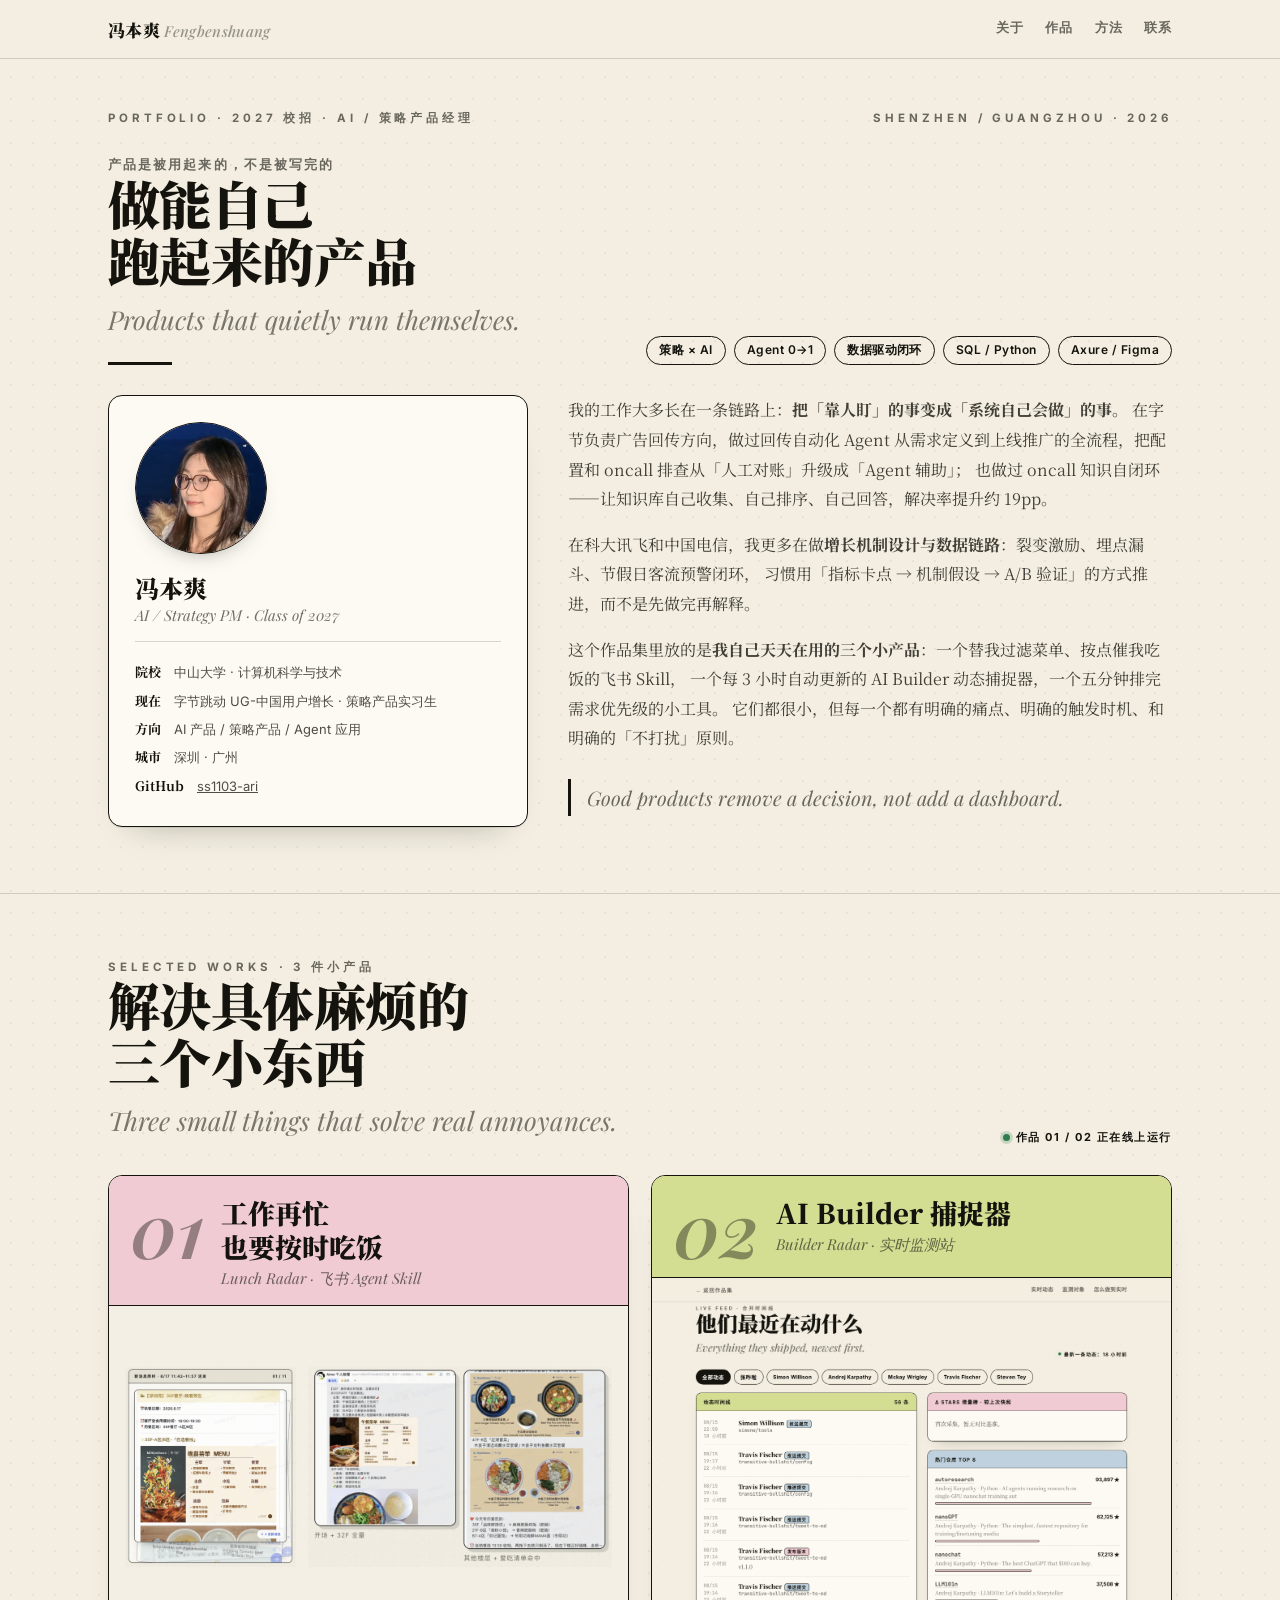
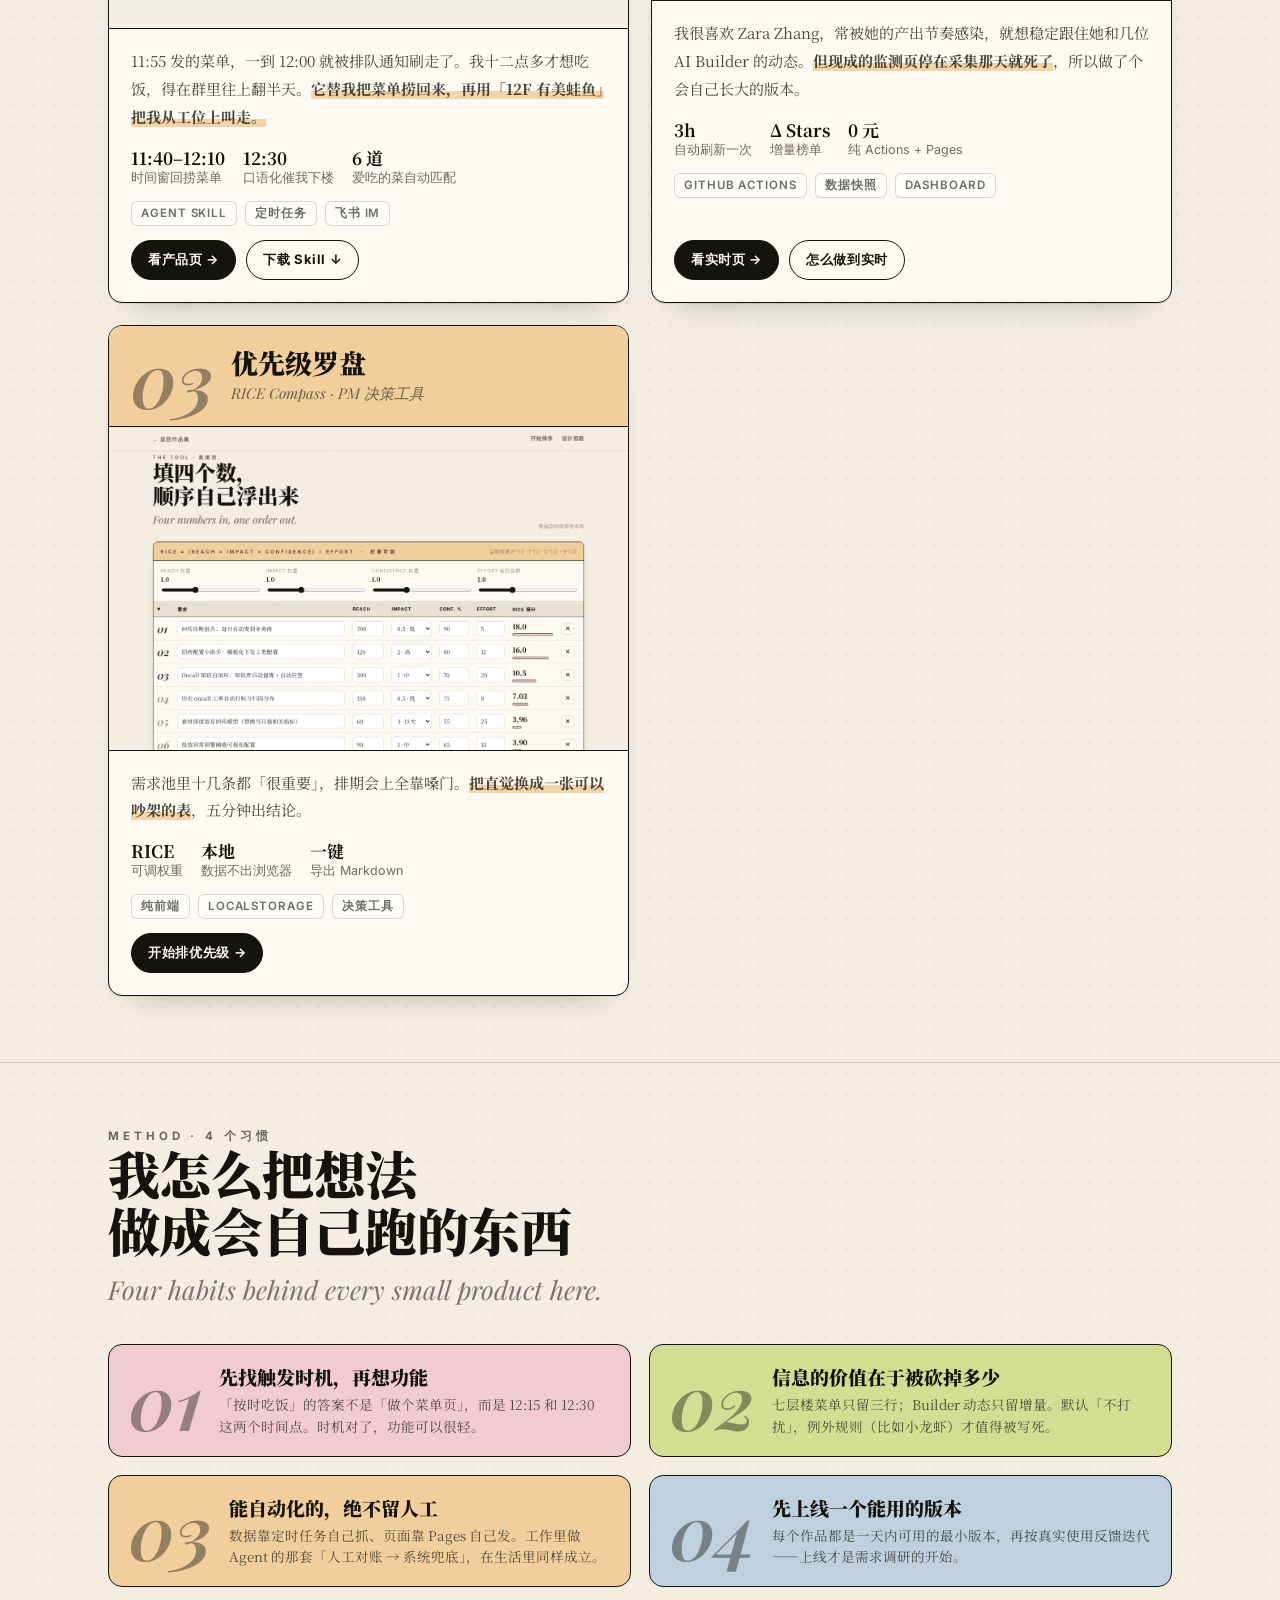
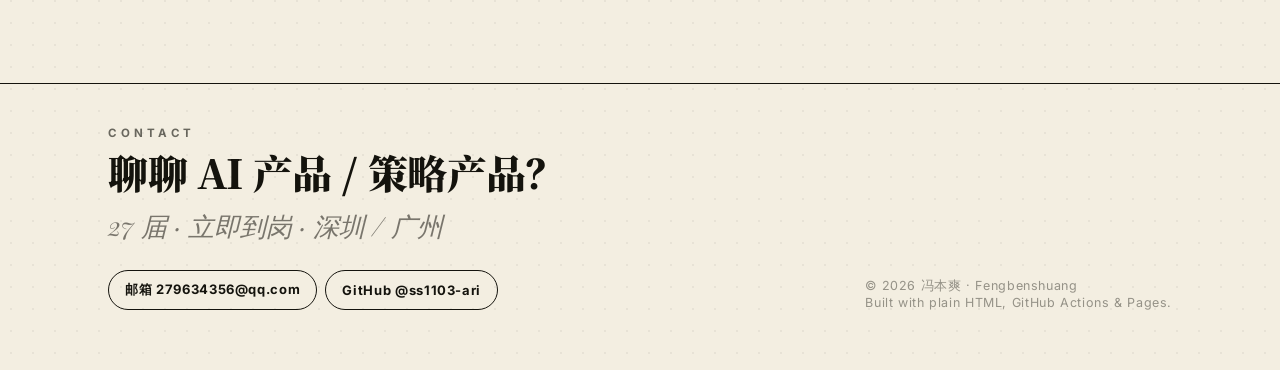
<file: index.html>
<!DOCTYPE html>
<html lang="zh-CN">
<head>
<meta charset="UTF-8" />
<meta name="viewport" content="width=device-width, initial-scale=1" />
<title>冯本爽 · 作品集 | AI / 策略产品经理</title>
<meta name="description" content="冯本爽（Fengbenshuang）个人作品集：AI / 策略产品经理，27 届。做能自己跑起来的小产品——按时吃饭 Skill、AI Builder 捕捉器、RICE 优先级罗盘。" />
<link rel="stylesheet" href="assets/style.css" />
<link rel="icon" href="data:image/svg+xml,<svg xmlns='http://www.w3.org/2000/svg' viewBox='0 0 100 100'><rect width='100' height='100' fill='%23F3EEE1'/><text y='74' x='50' font-size='68' font-family='serif' font-weight='900' text-anchor='middle' fill='%2314130D'>爽</text></svg>" />
<style>
  .hero { padding: 76px 0 24px; }
  .hero-top { display: flex; justify-content: space-between; align-items: flex-start; gap: 20px; flex-wrap: wrap; }
  .hero-grid { display: grid; grid-template-columns: 1.35fr .65fr; gap: 34px; align-items: end; margin-top: 34px; }
  .stats { display: grid; grid-template-columns: repeat(4, 1fr); gap: 0; border-top: 1.5px solid var(--ink); border-bottom: 1.5px solid var(--ink); margin-top: 46px; }
  .stat { padding: 20px 18px; border-right: 1px solid var(--line); }
  .stat:last-child { border-right: 0; }
  .stat b { display: block; font-size: clamp(24px, 3.2vw, 36px); font-weight: 900; line-height: 1; }
  .stat span { font-family: "Inter", sans-serif; font-size: 11.5px; letter-spacing: .12em; text-transform: uppercase; color: var(--ink-40); display: block; margin-top: 9px; }
  .about { display: grid; grid-template-columns: .82fr 1.18fr; gap: 40px; }
  .id-card { padding: 26px; display: flex; flex-direction: column; gap: 16px; }
  .avatar { width: 132px; height: 132px; border: 1.5px solid var(--ink); border-radius: 50%; object-fit: cover; object-position: center 22%; background: var(--pink); box-shadow: 0 10px 24px -18px rgba(20,19,13,.7); }
  .id-list { font-family: "Inter", sans-serif; font-size: 13px; line-height: 2.1; color: rgba(20,19,13,.75); }
  .id-list b { font-family: "Noto Serif SC", serif; color: var(--ink); }
  .quote { font-family: "Playfair Display", serif; font-style: italic; font-size: 20px; color: rgba(20,19,13,.62); border-left: 3px solid var(--ink); padding-left: 16px; margin: 26px 0 0; }
  .cover-svg { width: 100%; aspect-ratio: 16/10; display: block; border-top: 1.5px solid var(--ink); border-bottom: 1.5px solid var(--ink); }
  .live { display: inline-flex; align-items: center; gap: 6px; font-family: "Inter", sans-serif; font-size: 11px; font-weight: 700; letter-spacing: .14em; text-transform: uppercase; }
  .dot { width: 7px; height: 7px; border-radius: 50%; background: #2f7d4f; box-shadow: 0 0 0 3px rgba(47,125,79,.22); animation: pulse 1.8s infinite; }
  @keyframes pulse { 50% { box-shadow: 0 0 0 7px rgba(47,125,79,0); } }
  @media (max-width: 860px) { .hero-grid, .about { grid-template-columns: 1fr; } .stats { grid-template-columns: repeat(2, 1fr); } }
</style>
</head>
<body>

<nav class="nav">
  <div class="wrap nav-in">
    <div class="nav-name">冯本爽 <span style="font-family:'Playfair Display',serif;font-style:italic;font-weight:500;color:var(--ink-40);font-size:15px;">Fengbenshuang</span></div>
    <div class="nav-links">
      <a href="#about">关于</a>
      <a href="#works">作品</a>
      <a href="#method">方法</a>
      <a href="#contact">联系</a>
    </div>
  </div>
</nav>

<section id="about" style="padding-top:52px;">
  <div class="wrap">
    <div class="hero-top" style="margin-bottom:30px;">
      <div class="eyebrow">Portfolio · 2027 校招 · AI / 策略产品经理</div>
      <div class="eyebrow">Shenzhen / Guangzhou · 2026</div>
    </div>

    <div class="sec-head">
      <div>
        <div class="kicker">产品是被用起来的，不是被写完的</div>
        <h2 class="display">做能自己<br />跑起来的产品</h2>
        <p class="en-sub">Products that quietly run themselves.</p>
        <hr class="rule-thick" />
      </div>
      <div class="chips">
        <span class="chip">策略 × AI</span>
        <span class="chip">Agent 0→1</span>
        <span class="chip">数据驱动闭环</span>
        <span class="chip">SQL / Python</span>
        <span class="chip">Axure / Figma</span>
      </div>
    </div>

    <div class="about">
      <div class="card id-card">
        <img class="avatar" src="assets/avatar.jpg" alt="冯本爽" />
        <div>
          <div style="font-size:24px;font-weight:900;">冯本爽</div>
          <div class="work-en">AI / Strategy PM · Class of 2027</div>
        </div>
        <hr class="rule" />
        <div class="id-list">
          <div><b>院校</b>　中山大学 · 计算机科学与技术</div>
          <div><b>现在</b>　字节跳动 UG-中国用户增长 · 策略产品实习生</div>
          <div><b>方向</b>　AI 产品 / 策略产品 / Agent 应用</div>
          <div><b>城市</b>　深圳 · 广州</div>
          <div><b>GitHub</b>　<a href="https://github.com/ss1103-ari" style="text-decoration:underline;">ss1103-ari</a></div>
        </div>
      </div>

      <div>
        <p style="margin-top:0;">
          我的工作大多长在一条链路上：<b>把「靠人盯」的事变成「系统自己会做」的事</b>。
          在字节负责广告回传方向，做过回传自动化 Agent 从需求定义到上线推广的全流程，把配置和 oncall 排查从「人工对账」升级成「Agent 辅助」；
          也做过 oncall 知识自闭环——让知识库自己收集、自己排序、自己回答，解决率提升约 19pp。
        </p>
        <p>
          在科大讯飞和中国电信，我更多在做<b>增长机制设计与数据链路</b>：裂变激励、埋点漏斗、节假日客流预警闭环，
          习惯用「指标卡点 → 机制假设 → A/B 验证」的方式推进，而不是先做完再解释。
        </p>
        <p>
          这个作品集里放的是<b>我自己天天在用的三个小产品</b>：一个替我过滤菜单、按点催我吃饭的飞书 Skill，
          一个每 3 小时自动更新的 AI Builder 动态捕捉器，一个五分钟排完需求优先级的小工具。
          它们都很小，但每一个都有明确的痛点、明确的触发时机、和明确的「不打扰」原则。
        </p>
        <p class="quote">Good products remove a decision, not add a dashboard.</p>
      </div>
    </div>
  </div>
</section>

<hr class="rule" />

<section id="works">
  <div class="wrap">
    <div class="sec-head">
      <div>
        <div class="eyebrow">Selected Works · 3 件小产品</div>
        <h2 class="display">解决具体麻烦的<br />三个小东西</h2>
        <p class="en-sub">Three small things that solve real annoyances.</p>
      </div>
      <div class="live"><span class="dot"></span>作品 01 / 02 正在线上运行</div>
    </div>

    <div class="works">

      <!-- 01 -->
      <article class="work">
        <div class="work-head pink">
          <div class="num">01</div>
          <div>
            <h3 class="work-title">工作再忙<br />也要按时吃饭</h3>
            <div class="work-en">Lunch Radar · 飞书 Agent Skill</div>
          </div>
        </div>
        <img class="work-shot" src="assets/shots/lunch.png" alt="按时吃饭 Skill 展示页截图" loading="lazy" />
        <div class="work-body">
          <p class="pain">11:55 发的菜单，一到 12:00 就被排队通知刷走了。我十二点多才想吃饭，得在群里往上翻半天。<b>它替我把菜单捞回来，再用「12F 有美蛙鱼」把我从工位上叫走。</b></p>
          <div class="metrics">
            <div><b>11:40–12:10</b>时间窗回捞菜单</div>
            <div><b>12:30</b>口语化催我下楼</div>
            <div><b>6 道</b>爱吃的菜自动匹配</div>
          </div>
          <div class="chips">
            <span class="tag">Agent Skill</span><span class="tag">定时任务</span><span class="tag">飞书 IM</span>
          </div>
          <div class="actions">
            <a class="btn" href="works/lunch/">看产品页 →</a>
            <a class="btn ghost" href="works/lunch/#download">下载 Skill ↓</a>
          </div>
        </div>
      </article>

      <!-- 02 -->
      <article class="work">
        <div class="work-head olive">
          <div class="num">02</div>
          <div>
            <h3 class="work-title">AI Builder 捕捉器</h3>
            <div class="work-en">Builder Radar · 实时监测站</div>
          </div>
        </div>
        <img class="work-shot" src="assets/shots/radar.png" alt="AI Builder 捕捉器截图" loading="lazy" />
        <div class="work-body">
          <p class="pain">我很喜欢 Zara Zhang，常被她的产出节奏感染，就想稳定跟住她和几位 AI Builder 的动态。<b>但现成的监测页停在采集那天就死了</b>，所以做了个会自己长大的版本。</p>
          <div class="metrics">
            <div><b>3h</b>自动刷新一次</div>
            <div><b>Δ Stars</b>增量榜单</div>
            <div><b>0 元</b>纯 Actions + Pages</div>
          </div>
          <div class="chips">
            <span class="tag">GitHub Actions</span><span class="tag">数据快照</span><span class="tag">Dashboard</span>
          </div>
          <div class="actions">
            <a class="btn" href="works/radar/">看实时页 →</a>
            <a class="btn ghost" href="works/radar/#how">怎么做到实时</a>
          </div>
        </div>
      </article>

      <!-- 03 -->
      <article class="work">
        <div class="work-head apricot">
          <div class="num">03</div>
          <div>
            <h3 class="work-title">优先级罗盘</h3>
            <div class="work-en">RICE Compass · PM 决策工具</div>
          </div>
        </div>
        <img class="work-shot" src="assets/shots/rice.png" alt="RICE 优先级罗盘截图" loading="lazy" />
        <div class="work-body">
          <p class="pain">需求池里十几条都「很重要」，排期会上全靠嗓门。<b>把直觉换成一张可以吵架的表</b>，五分钟出结论。</p>
          <div class="metrics">
            <div><b>RICE</b>可调权重</div>
            <div><b>本地</b>数据不出浏览器</div>
            <div><b>一键</b>导出 Markdown</div>
          </div>
          <div class="chips">
            <span class="tag">纯前端</span><span class="tag">LocalStorage</span><span class="tag">决策工具</span>
          </div>
          <div class="actions">
            <a class="btn" href="works/rice/">开始排优先级 →</a>
          </div>
        </div>
      </article>



    </div>
  </div>
</section>

<hr class="rule" />

<section id="method">
  <div class="wrap">
    <div class="sec-head">
      <div>
        <div class="eyebrow">Method · 4 个习惯</div>
        <h2 class="display">我怎么把想法<br />做成会自己跑的东西</h2>
        <p class="en-sub">Four habits behind every small product here.</p>
      </div>
    </div>

    <div class="steps">
      <div class="step pink">
        <div class="num">01</div>
        <div>
          <h4>先找触发时机，再想功能</h4>
          <p>「按时吃饭」的答案不是「做个菜单页」，而是 12:15 和 12:30 这两个时间点。时机对了，功能可以很轻。</p>
        </div>
      </div>
      <div class="step olive">
        <div class="num">02</div>
        <div>
          <h4>信息的价值在于被砍掉多少</h4>
          <p>七层楼菜单只留三行；Builder 动态只留增量。默认「不打扰」，例外规则（比如小龙虾）才值得被写死。</p>
        </div>
      </div>
      <div class="step apricot">
        <div class="num">03</div>
        <div>
          <h4>能自动化的，绝不留人工</h4>
          <p>数据靠定时任务自己抓、页面靠 Pages 自己发。工作里做 Agent 的那套「人工对账 → 系统兜底」，在生活里同样成立。</p>
        </div>
      </div>
      <div class="step sky">
        <div class="num">04</div>
        <div>
          <h4>先上线一个能用的版本</h4>
          <p>每个作品都是一天内可用的最小版本，再按真实使用反馈迭代——上线才是需求调研的开始。</p>
        </div>
      </div>
    </div>
  </div>
</section>

<footer id="contact">
  <div class="wrap foot-grid">
    <div>
      <div class="eyebrow">Contact</div>
      <h2 class="display" style="font-size:clamp(26px,3.6vw,40px);margin-top:10px;">聊聊 AI 产品 / 策略产品？</h2>
      <p class="en-sub">27 届 · 立即到岗 · 深圳 / 广州</p>
      <div class="chips" style="margin-top:20px;">
        <a class="btn ghost" href="mailto:279634356@qq.com">邮箱 279634356@qq.com</a>
        <a class="btn ghost" href="https://github.com/ss1103-ari">GitHub @ss1103-ari</a>
      </div>
    </div>
    <div class="foot-note">
      © 2026 冯本爽 · Fengbenshuang<br />
      Built with plain HTML, GitHub Actions &amp; Pages.
    </div>
  </div>
</footer>

</body>
</html>
</file>
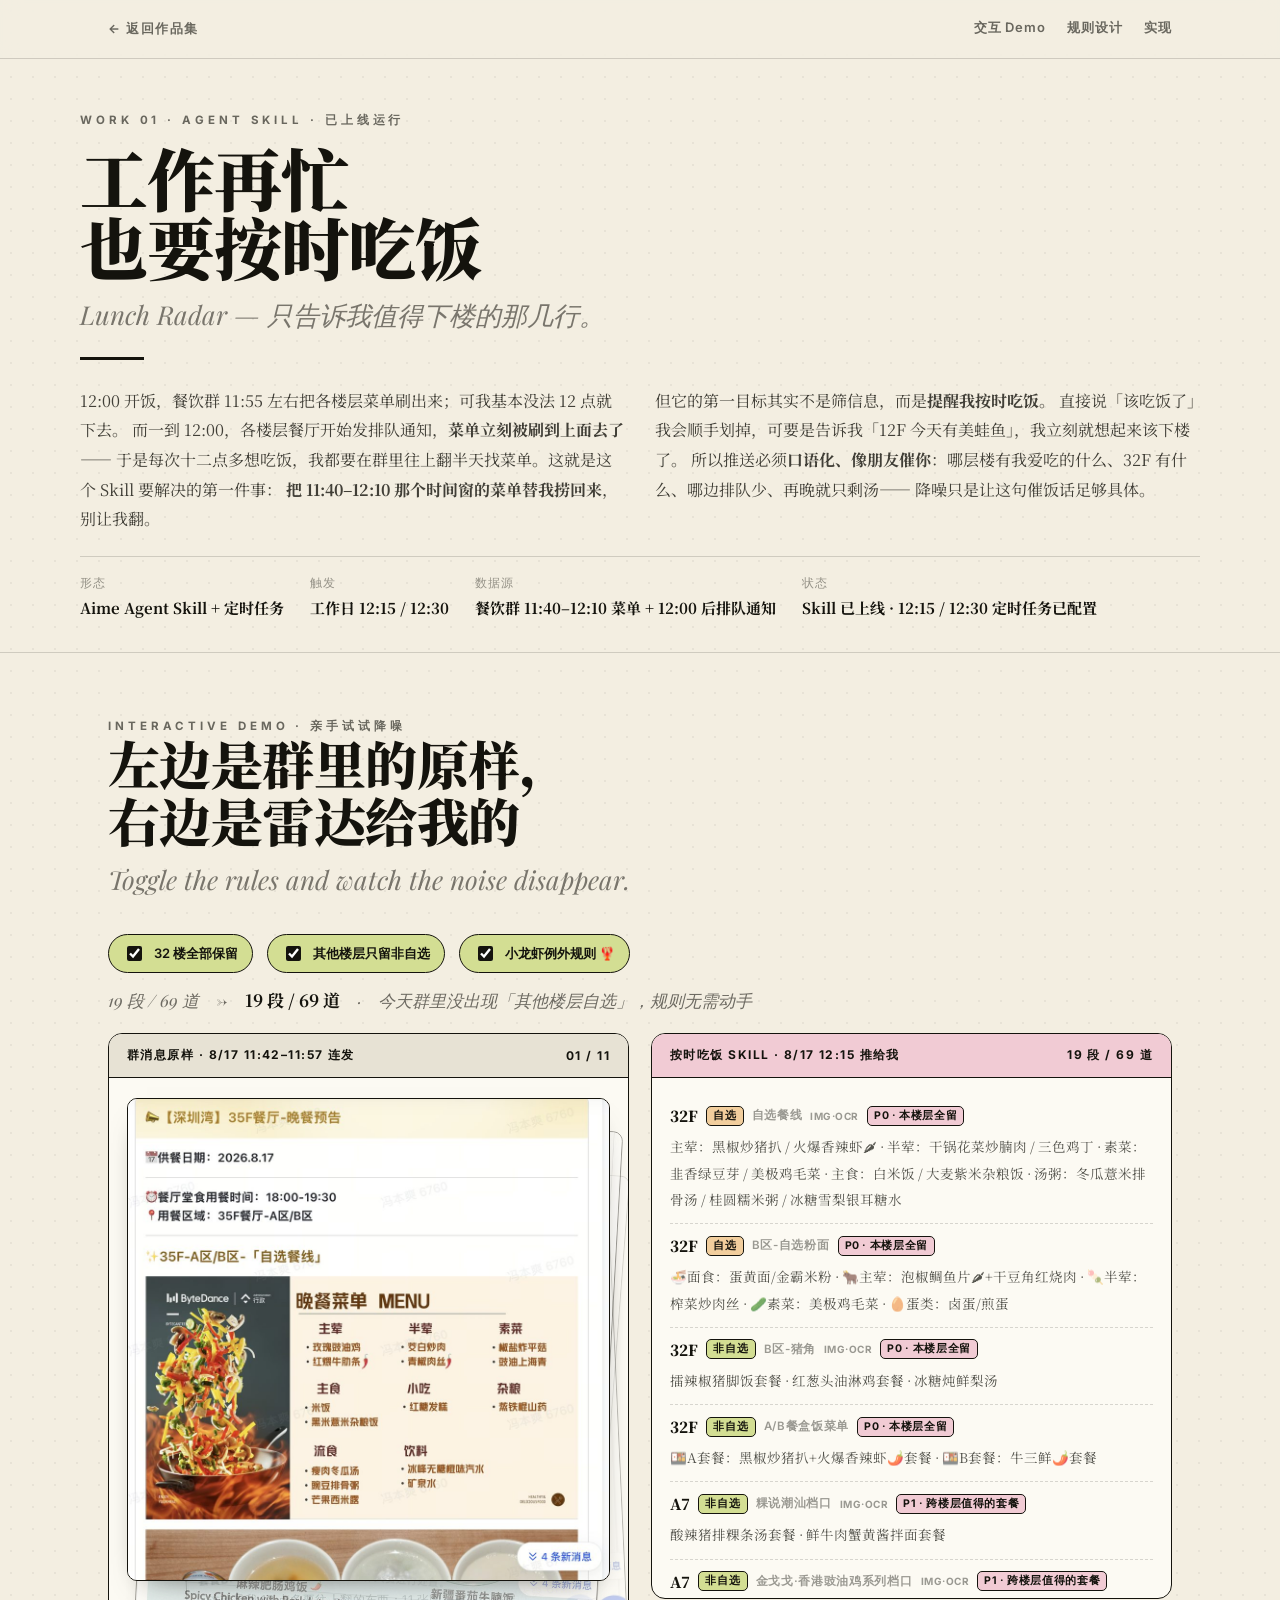
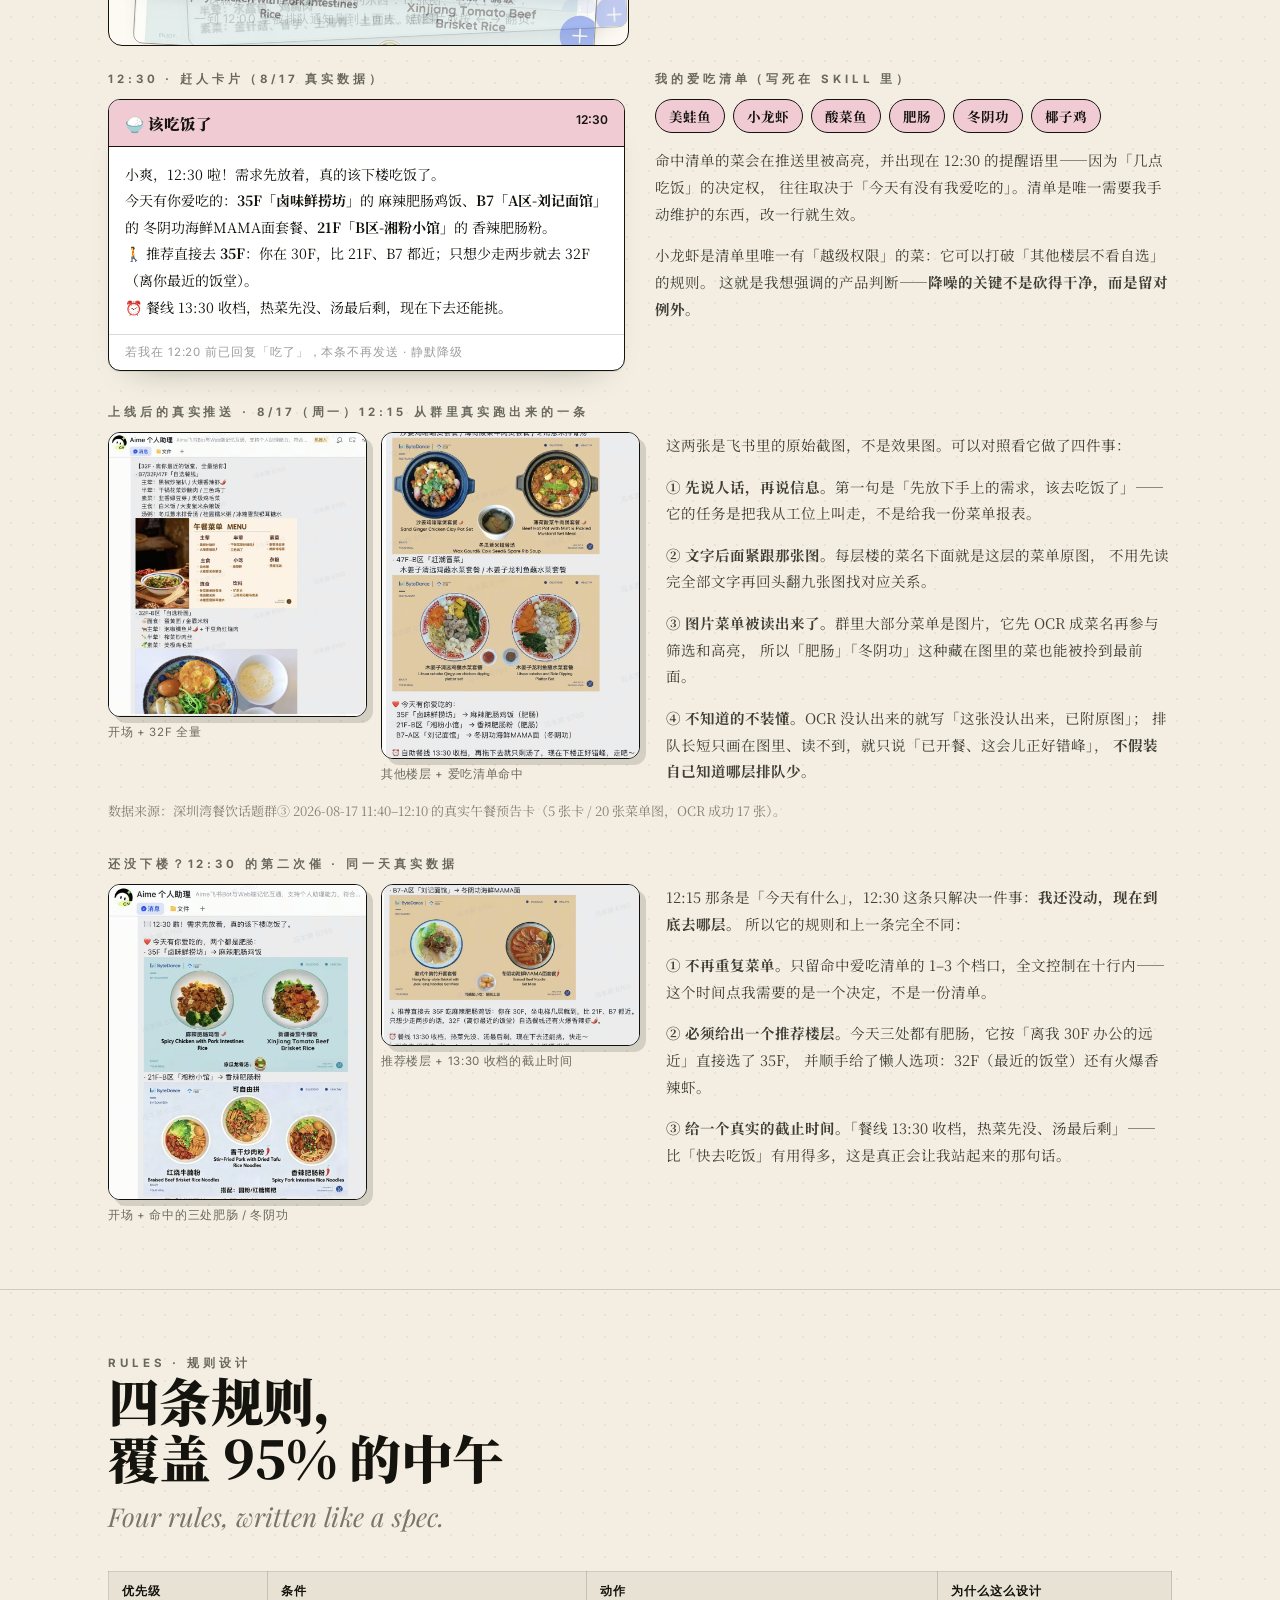
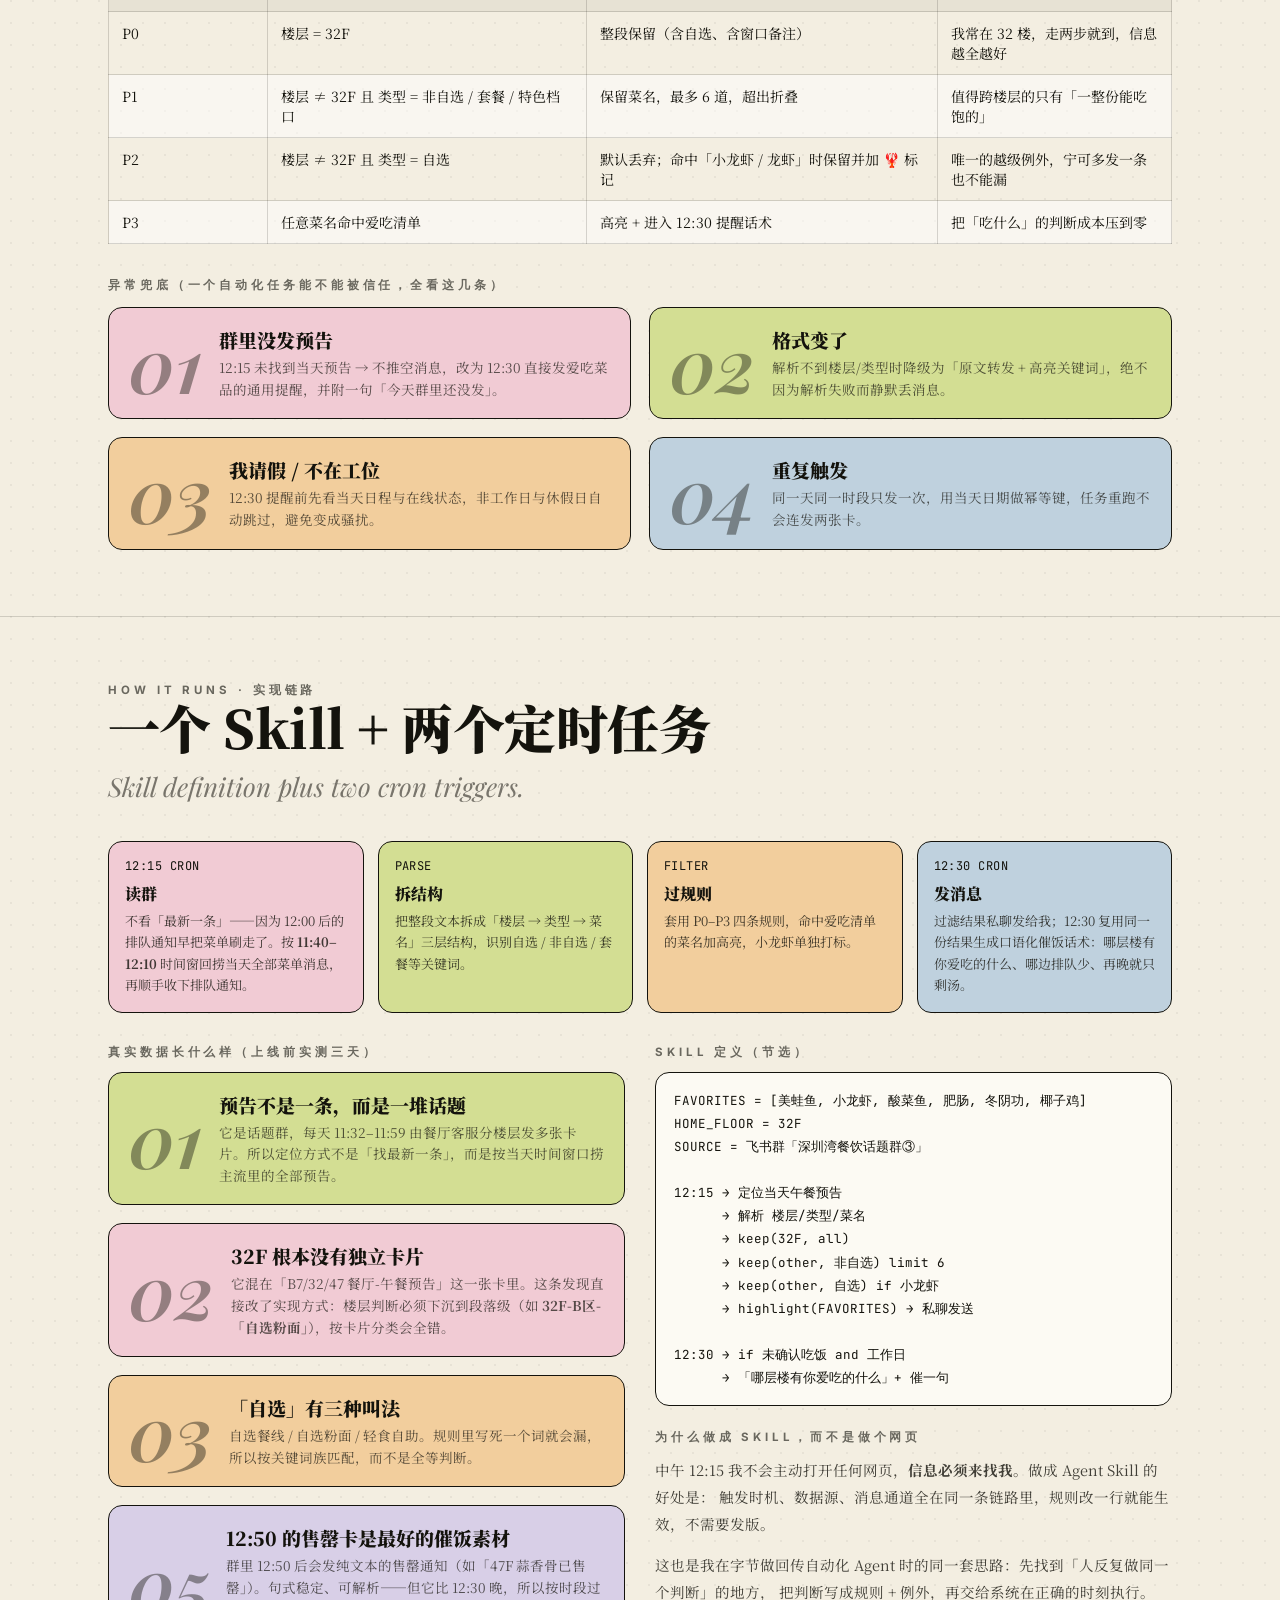
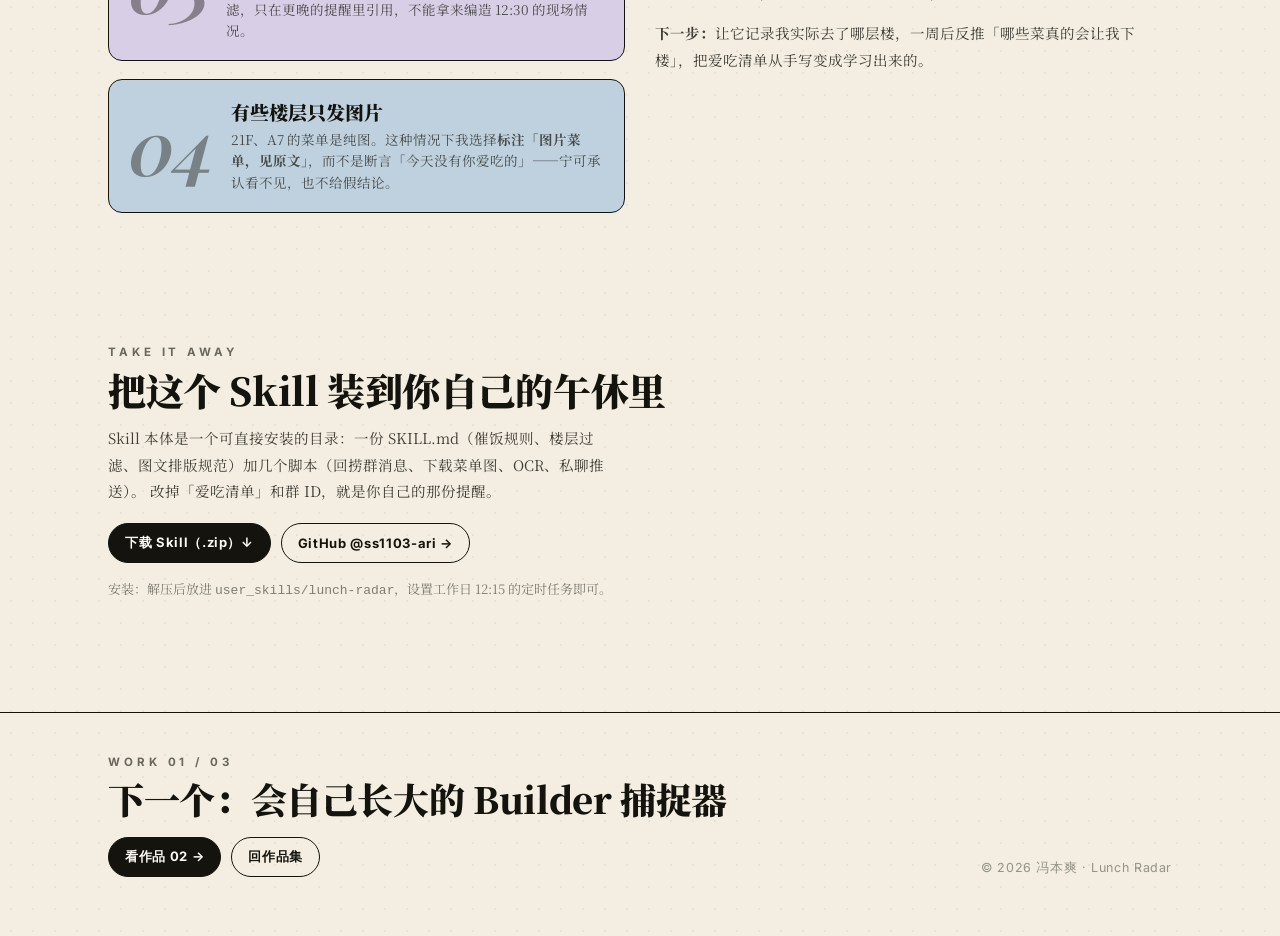
<file: works/lunch/index.html>
<!DOCTYPE html>
<html lang="zh-CN">
<head>
<meta charset="UTF-8" />
<meta name="viewport" content="width=device-width, initial-scale=1" />
<title>工作再忙也要按时吃饭 · Lunch Radar | 冯本爽作品集</title>
<meta name="description" content="工作再忙也要按时吃饭：每个工作日 12:15 只把有用的那几行菜单转给我，12:30 还在工位就提醒我去吃饭，并告诉我哪个饭堂有我爱吃的菜。" />
<link rel="stylesheet" href="../../assets/style.css" />
<style>
  .demo { display: grid; grid-template-columns: 1fr 1fr; gap: 22px; align-items: start; }
  .panel { border: 1.5px solid var(--ink); border-radius: var(--radius); background: var(--paper-2); overflow: hidden; }
  .panel-head { padding: 13px 18px; border-bottom: 1.5px solid var(--ink); display: flex; justify-content: space-between; align-items: center; font-family: "Inter", sans-serif; font-size: 12px; font-weight: 700; letter-spacing: .12em; text-transform: uppercase; }
  .panel-head.raw { background: #E7E2D4; }
  .panel-head.out { background: var(--pink); }
  .panel-body { padding: 16px 18px; max-height: 520px; overflow: auto; }
  .floor { border-bottom: 1px dashed var(--line); padding: 11px 0; }
  .floor:last-child { border-bottom: 0; }
  .floor-name { font-weight: 900; font-size: 15px; display: flex; align-items: center; gap: 8px; }
  .badge { font-family: "Inter", sans-serif; font-size: 10.5px; font-weight: 700; letter-spacing: .08em; border: 1px solid var(--ink); border-radius: 5px; padding: 2px 6px; }
  .badge.self { background: var(--apricot); }
  .badge.set { background: var(--olive); }
  .dishes { margin: 7px 0 0; font-size: 13.5px; line-height: 1.95; color: rgba(20,19,13,.72); }
  .dishes .fav { background: linear-gradient(transparent 58%, rgba(241,203,212,.95) 58%); font-weight: 700; color: var(--ink); }
  .dropped { opacity: .34; text-decoration: line-through; }
  .deck-wrap { padding: 20px 18px 16px; }
  .deck { position: relative; height: 430px; perspective: 1200px; }
  .deck figure { position: absolute; inset: 0; margin: 0; display: grid; place-items: center; transition: transform .45s cubic-bezier(.2,.7,.3,1), opacity .35s; }
  .deck img { max-height: 100%; max-width: 100%; border: 1.5px solid var(--ink); border-radius: 10px; background: #fff; box-shadow: 0 14px 30px -20px rgba(20,19,13,.75); cursor: pointer; }
  .deck-bar { display: flex; align-items: center; justify-content: space-between; gap: 12px; margin-top: 14px; }
  .deck-btn { border: 1.5px solid var(--ink); background: var(--paper-2); border-radius: 999px; width: 38px; height: 38px; cursor: pointer; font-size: 15px; line-height: 1; }
  .deck-btn:hover { background: var(--pink); }
  .deck-count { font-family: "Playfair Display", serif; font-style: italic; font-size: 20px; color: rgba(20,19,13,.62); }
  .deck-dots { display: flex; gap: 6px; flex-wrap: wrap; justify-content: center; }
  .deck-dots i { width: 7px; height: 7px; border-radius: 50%; border: 1px solid var(--ink); display: block; cursor: pointer; }
  .deck-dots i.on { background: var(--ink); }
  .deck-note { font-family: "Inter", sans-serif; font-size: 12px; color: var(--ink-40); letter-spacing: .04em; text-align: center; margin: 10px 0 0; line-height: 1.6; }
  .switchbar { display: flex; gap: 14px; flex-wrap: wrap; align-items: center; margin: 0 0 20px; }
  .sw { display: inline-flex; align-items: center; gap: 9px; font-family: "Inter", sans-serif; font-size: 13px; font-weight: 600; border: 1.5px solid var(--ink); border-radius: 999px; padding: 8px 14px; background: var(--paper-2); cursor: pointer; user-select: none; }
  .sw input { accent-color: #14130D; width: 15px; height: 15px; }
  .sw.on { background: var(--olive); }
  .counter { font-family: "Playfair Display", serif; font-style: italic; font-size: 17px; color: rgba(20,19,13,.6); }
  .lark-card { border: 1.5px solid var(--ink); border-radius: 12px; overflow: hidden; background: #fff; box-shadow: var(--shadow); }
  .lark-top { background: var(--pink); padding: 12px 16px; font-weight: 900; font-size: 15.5px; border-bottom: 1.5px solid var(--ink); display: flex; justify-content: space-between; }
  .lark-body { padding: 14px 16px; font-size: 14px; line-height: 1.9; }
  .lark-foot { border-top: 1px solid var(--line); padding: 10px 16px; font-family: "Inter", sans-serif; font-size: 11.5px; color: var(--ink-40); letter-spacing: .08em; }
  .flow { display: grid; grid-template-columns: repeat(4, 1fr); gap: 14px; }
  .flow > div { border: 1.5px solid var(--ink); border-radius: var(--radius); padding: 16px; }
  .flow h4 { margin: 8px 0 5px; font-size: 16px; font-weight: 900; }
  .flow p { margin: 0; font-size: 13px; line-height: 1.65; }
  .flow .t { font-family: "JetBrains Mono", monospace; font-size: 12px; letter-spacing: .04em; }
  table.rules { width: 100%; border-collapse: collapse; font-size: 14px; }
  table.rules th, table.rules td { border: 1px solid var(--line); padding: 11px 13px; text-align: left; vertical-align: top; }
  table.rules th { background: #E7E2D4; font-weight: 700; font-family: "Inter", sans-serif; font-size: 12px; letter-spacing: .08em; text-transform: uppercase; }
  table.rules tr:nth-child(even) td { background: rgba(255,255,255,.5); }
  .two { display: grid; grid-template-columns: 1fr 1fr; gap: 30px; }
  .fav-chips { display: flex; gap: 8px; flex-wrap: wrap; }
  .fav-chips span { background: var(--pink); border: 1.5px solid var(--ink); border-radius: 999px; padding: 6px 13px; font-size: 13.5px; font-weight: 700; }
  .pushshot { display:grid; grid-template-columns: minmax(0,1.05fr) minmax(0,1fr); gap:26px; align-items:start; }
  .shotrow { display:flex; gap:14px; align-items:flex-start; }
  .shotrow > figure { margin:0; flex:1 1 0; min-width:0; }
  .shotrow img { width:100%; display:block; border:1.5px solid #12100e; border-radius:12px; box-shadow:6px 6px 0 rgba(18,16,14,.14); background:#fff; }
  .shotrow figcaption { font-family:'Inter',sans-serif; font-size:11.5px; letter-spacing:.06em; text-transform:uppercase; opacity:.6; margin-top:8px; }
  @media (max-width: 900px) { .demo, .two, .pushshot { grid-template-columns: 1fr; } .flow { grid-template-columns: 1fr 1fr; } }
  @media (max-width: 560px) { .shotrow { flex-direction: column; } }
</style>
</head>
<body>

<nav class="nav"><div class="wrap nav-in">
  <a class="back" href="../../">← 返回作品集</a>
  <div class="nav-links"><a href="#demo">交互 Demo</a><a href="#logic">规则设计</a><a href="#how">实现</a></div>
</div></nav>

<header class="page-hero wrap">
  <div class="eyebrow">Work 01 · Agent Skill · 已上线运行</div>
  <h1 class="display" style="font-size:clamp(32px,5.6vw,68px);">工作再忙<br />也要按时吃饭</h1>
  <p class="en-sub">Lunch Radar — 只告诉我值得下楼的那几行。</p>
  <hr class="rule-thick" />
  <div class="two" style="margin-top:26px;">
    <p style="margin:0;">
      12:00 开饭，餐饮群 11:55 左右把各楼层菜单刷出来；可我基本没法 12 点就下去。
      而一到 12:00，各楼层餐厅开始发排队通知，<b>菜单立刻被刷到上面去了</b>——
      于是每次十二点多想吃饭，我都要在群里往上翻半天找菜单。这就是这个 Skill 要解决的第一件事：
      <b>把 11:40–12:10 那个时间窗的菜单替我捞回来</b>，别让我翻。
    </p>
    <p style="margin:0;">
      但它的第一目标其实不是筛信息，而是<b>提醒我按时吃饭</b>。
      直接说「该吃饭了」我会顺手划掉，可要是告诉我「12F 今天有美蛙鱼」，我立刻就想起来该下楼了。
      所以推送必须<b>口语化、像朋友催你</b>：哪层楼有我爱吃的什么、32F 有什么、哪边排队少、再晚就只剩汤——
      降噪只是让这句催饭话足够具体。
    </p>
  </div>
  <div class="meta-row">
    <div>形态<b>Aime Agent Skill + 定时任务</b></div>
    <div>触发<b>工作日 12:15 / 12:30</b></div>
    <div>数据源<b>餐饮群 11:40–12:10 菜单 + 12:00 后排队通知</b></div>
    <div>状态<b>Skill 已上线 · 12:15 / 12:30 定时任务已配置</b></div>
  </div>
</header>

<hr class="rule" />

<section id="demo">
  <div class="wrap">
    <div class="sec-head">
      <div>
        <div class="eyebrow">Interactive Demo · 亲手试试降噪</div>
        <h2 class="display">左边是群里的原样，<br />右边是雷达给我的</h2>
        <p class="en-sub">Toggle the rules and watch the noise disappear.</p>
      </div>
    </div>

    <div class="switchbar">
      <label class="sw on" id="sw1"><input type="checkbox" id="r32" checked />32 楼全部保留</label>
      <label class="sw on" id="sw2"><input type="checkbox" id="rSet" checked />其他楼层只留非自选</label>
      <label class="sw on" id="sw3"><input type="checkbox" id="rShrimp" checked />小龙虾例外规则 🦞</label>
      <span class="counter" id="counter"></span>
    </div>

    <div class="demo">
      <div class="panel">
        <div class="panel-head raw"><span>群消息原样 · 8/17 11:42–11:57 连发</span><span id="deckCount">01 / 11</span></div>
        <div class="deck-wrap">
          <div class="deck" id="deck"></div>
          <div class="deck-bar">
            <button class="deck-btn" id="deckPrev" aria-label="上一张">←</button>
            <div class="deck-dots" id="deckDots"></div>
            <button class="deck-btn" id="deckNext" aria-label="下一张">→</button>
          </div>
          <p class="deck-note">这就是我 12 点多要往上翻的东西：11 张图、七八个楼层，<br />一到 12:00 全被排队通知刷到上面去。点图片或按 ← → 翻页。</p>
        </div>
      </div>
      <div class="panel">
        <div class="panel-head out"><span>按时吃饭 Skill · 8/17 12:15 推给我</span><span id="outCount"></span></div>
        <div class="panel-body" id="outBody"></div>
      </div>
    </div>

    <div style="margin-top:26px;" class="two">
      <div>
        <div class="eyebrow" style="margin-bottom:12px;">12:30 · 赶人卡片（8/17 真实数据）</div>
        <div class="lark-card">
          <div class="lark-top"><span>🍚 该吃饭了</span><span style="font-family:'Inter';font-size:12px;font-weight:600;">12:30</span></div>
          <div class="lark-body" id="remindBody"></div>
          <div class="lark-foot">若我在 12:20 前已回复「吃了」，本条不再发送 · 静默降级</div>
        </div>
      </div>
      <div>
        <div class="eyebrow" style="margin-bottom:12px;">我的爱吃清单（写死在 Skill 里）</div>
        <div class="fav-chips">
          <span>美蛙鱼</span><span>小龙虾</span><span>酸菜鱼</span><span>肥肠</span><span>冬阴功</span><span>椰子鸡</span>
        </div>
        <p style="font-size:14.5px;">
          命中清单的菜会在推送里被高亮，并出现在 12:30 的提醒语里——因为「几点吃饭」的决定权，
          往往取决于「今天有没有我爱吃的」。清单是唯一需要我手动维护的东西，改一行就生效。
        </p>
        <p style="font-size:14.5px;margin:0;">
          小龙虾是清单里唯一有「越级权限」的菜：它可以打破「其他楼层不看自选」的规则。
          这就是我想强调的产品判断——<b>降噪的关键不是砍得干净，而是留对例外</b>。
        </p>
      </div>
    </div>

    <div style="margin-top:34px;">
      <div class="eyebrow" style="margin-bottom:12px;">上线后的真实推送 · 8/17（周一）12:15 从群里真实跑出来的一条</div>
      <div class="pushshot">
        <div class="shotrow">
          <figure>
            <img src="../../assets/push/push-01.jpg" alt="午餐雷达真实推送截图 1" />
            <figcaption>开场 + 32F 全量</figcaption>
          </figure>
          <figure>
            <img src="../../assets/push/push-02.jpg" alt="午餐雷达真实推送截图 2" />
            <figcaption>其他楼层 + 爱吃清单命中</figcaption>
          </figure>
        </div>
        <div>
          <p style="margin-top:0;font-size:14.5px;">
            这两张是飞书里的原始截图，不是效果图。可以对照看它做了四件事：
          </p>
          <p style="font-size:14.5px;">
            <b>① 先说人话，再说信息。</b>第一句是「先放下手上的需求，该去吃饭了」——
            它的任务是把我从工位上叫走，不是给我一份菜单报表。
          </p>
          <p style="font-size:14.5px;">
            <b>② 文字后面紧跟那张图。</b>每层楼的菜名下面就是这层的菜单原图，
            不用先读完全部文字再回头翻九张图找对应关系。
          </p>
          <p style="font-size:14.5px;">
            <b>③ 图片菜单被读出来了。</b>群里大部分菜单是图片，它先 OCR 成菜名再参与筛选和高亮，
            所以「肥肠」「冬阴功」这种藏在图里的菜也能被拎到最前面。
          </p>
          <p style="font-size:14.5px;margin-bottom:0;">
            <b>④ 不知道的不装懂。</b>OCR 没认出来的就写「这张没认出来，已附原图」；
            排队长短只画在图里、读不到，就只说「已开餐、这会儿正好错峰」，
            <b>不假装自己知道哪层排队少</b>。
          </p>
        </div>
      </div>
      <p style="font-size:13px;opacity:.62;margin-top:14px;">
        数据来源：深圳湾餐饮话题群③ 2026-08-17 11:40–12:10 的真实午餐预告卡（5 张卡 / 20 张菜单图，OCR 成功 17 张）。
      </p>
    </div>

    <div style="margin-top:34px;">
      <div class="eyebrow" style="margin-bottom:12px;">还没下楼？12:30 的第二次催 · 同一天真实数据</div>
      <div class="pushshot">
        <div class="shotrow">
          <figure>
            <img src="../../assets/push/push30-01.jpg" alt="12:30 催饭提醒截图 1" />
            <figcaption>开场 + 命中的三处肥肠 / 冬阴功</figcaption>
          </figure>
          <figure>
            <img src="../../assets/push/push30-02.jpg" alt="12:30 催饭提醒截图 2" />
            <figcaption>推荐楼层 + 13:30 收档的截止时间</figcaption>
          </figure>
        </div>
        <div>
          <p style="margin-top:0;font-size:14.5px;">
            12:15 那条是「今天有什么」，12:30 这条只解决一件事：<b>我还没动，现在到底去哪层。</b>
            所以它的规则和上一条完全不同：
          </p>
          <p style="font-size:14.5px;">
            <b>① 不再重复菜单。</b>只留命中爱吃清单的 1–3 个档口，全文控制在十行内——
            这个时间点我需要的是一个决定，不是一份清单。
          </p>
          <p style="font-size:14.5px;">
            <b>② 必须给出一个推荐楼层。</b>今天三处都有肥肠，它按「离我 30F 办公的远近」直接选了 35F，
            并顺手给了懒人选项：32F（最近的饭堂）还有火爆香辣虾。
          </p>
          <p style="font-size:14.5px;margin-bottom:0;">
            <b>③ 给一个真实的截止时间。</b>「餐线 13:30 收档，热菜先没、汤最后剩」——
            比「快去吃饭」有用得多，这是真正会让我站起来的那句话。
          </p>
        </div>
      </div>
    </div>
  </div>
</section>

<hr class="rule" />

<section id="logic">
  <div class="wrap">
    <div class="sec-head">
      <div>
        <div class="eyebrow">Rules · 规则设计</div>
        <h2 class="display">四条规则，<br />覆盖 95% 的中午</h2>
        <p class="en-sub">Four rules, written like a spec.</p>
      </div>
    </div>

    <table class="rules">
      <thead><tr><th style="width:15%">优先级</th><th style="width:30%">条件</th><th>动作</th><th style="width:22%">为什么这么设计</th></tr></thead>
      <tbody>
        <tr><td>P0</td><td>楼层 = 32F</td><td>整段保留（含自选、含窗口备注）</td><td>我常在 32 楼，走两步就到，信息越全越好</td></tr>
        <tr><td>P1</td><td>楼层 ≠ 32F 且 类型 = 非自选 / 套餐 / 特色档口</td><td>保留菜名，最多 6 道，超出折叠</td><td>值得跨楼层的只有「一整份能吃饱的」</td></tr>
        <tr><td>P2</td><td>楼层 ≠ 32F 且 类型 = 自选</td><td>默认丢弃；命中「小龙虾 / 龙虾」时保留并加 🦞 标记</td><td>唯一的越级例外，宁可多发一条也不能漏</td></tr>
        <tr><td>P3</td><td>任意菜名命中爱吃清单</td><td>高亮 + 进入 12:30 提醒话术</td><td>把「吃什么」的判断成本压到零</td></tr>
      </tbody>
    </table>

    <div style="margin-top:34px;">
      <div class="eyebrow" style="margin-bottom:14px;">异常兜底（一个自动化任务能不能被信任，全看这几条）</div>
      <div class="steps">
        <div class="step pink"><div class="num">01</div><div><h4>群里没发预告</h4><p>12:15 未找到当天预告 → 不推空消息，改为 12:30 直接发爱吃菜品的通用提醒，并附一句「今天群里还没发」。</p></div></div>
        <div class="step olive"><div class="num">02</div><div><h4>格式变了</h4><p>解析不到楼层/类型时降级为「原文转发 + 高亮关键词」，绝不因为解析失败而静默丢消息。</p></div></div>
        <div class="step apricot"><div class="num">03</div><div><h4>我请假 / 不在工位</h4><p>12:30 提醒前先看当天日程与在线状态，非工作日与休假日自动跳过，避免变成骚扰。</p></div></div>
        <div class="step sky"><div class="num">04</div><div><h4>重复触发</h4><p>同一天同一时段只发一次，用当天日期做幂等键，任务重跑不会连发两张卡。</p></div></div>
      </div>
    </div>
  </div>
</section>

<hr class="rule" />

<section id="how">
  <div class="wrap">
    <div class="sec-head">
      <div>
        <div class="eyebrow">How it runs · 实现链路</div>
        <h2 class="display">一个 Skill + 两个定时任务</h2>
        <p class="en-sub">Skill definition plus two cron triggers.</p>
      </div>
    </div>

    <div class="flow">
      <div style="background:var(--pink);">
        <div class="t">12:15 CRON</div>
        <h4>读群</h4>
        <p>不看「最新一条」——因为 12:00 后的排队通知早把菜单刷走了。按 <b>11:40–12:10</b> 时间窗回捞当天全部菜单消息，再顺手收下排队通知。</p>
      </div>
      <div style="background:var(--olive);">
        <div class="t">PARSE</div>
        <h4>拆结构</h4>
        <p>把整段文本拆成「楼层 → 类型 → 菜名」三层结构，识别自选 / 非自选 / 套餐等关键词。</p>
      </div>
      <div style="background:var(--apricot);">
        <div class="t">FILTER</div>
        <h4>过规则</h4>
        <p>套用 P0–P3 四条规则，命中爱吃清单的菜名加高亮，小龙虾单独打标。</p>
      </div>
      <div style="background:var(--sky);">
        <div class="t">12:30 CRON</div>
        <h4>发消息</h4>
        <p>过滤结果私聊发给我；12:30 复用同一份结果生成口语化催饭话术：哪层楼有你爱吃的什么、哪边排队少、再晚就只剩汤。</p>
      </div>
    </div>

    <div class="two" style="margin-top:32px;">
      <div>
        <div class="eyebrow" style="margin-bottom:12px;">真实数据长什么样（上线前实测三天）</div>
        <div class="steps" style="grid-template-columns:1fr;">
          <div class="step olive"><div class="num">01</div><div><h4>预告不是一条，而是一堆话题</h4><p>它是话题群，每天 11:32–11:59 由餐厅客服分楼层发多张卡片。所以定位方式不是「找最新一条」，而是按当天时间窗口捞主流里的全部预告。</p></div></div>
          <div class="step pink"><div class="num">02</div><div><h4>32F 根本没有独立卡片</h4><p>它混在「B7/32/47 餐厅-午餐预告」这一张卡里。这条发现直接改了实现方式：楼层判断必须下沉到段落级（如 <b>32F-B区-「自选粉面」</b>），按卡片分类会全错。</p></div></div>
          <div class="step apricot"><div class="num">03</div><div><h4>「自选」有三种叫法</h4><p>自选餐线 / 自选粉面 / 轻食自助。规则里写死一个词就会漏，所以按关键词族匹配，而不是全等判断。</p></div></div>
          <div class="step lilac" style="background:var(--lilac);"><div class="num">05</div><div><h4>12:50 的售罄卡是最好的催饭素材</h4><p>群里 12:50 后会发纯文本的售罄通知（如「47F 蒜香骨已售罄」）。句式稳定、可解析——但它比 12:30 晚，所以按时段过滤，只在更晚的提醒里引用，不能拿来编造 12:30 的现场情况。</p></div></div>
          <div class="step sky"><div class="num">04</div><div><h4>有些楼层只发图片</h4><p>21F、A7 的菜单是纯图。这种情况下我选择<b>标注「图片菜单，见原文」</b>，而不是断言「今天没有你爱吃的」——宁可承认看不见，也不给假结论。</p></div></div>
        </div>
      </div>
      <div>
        <div class="eyebrow" style="margin-bottom:12px;">Skill 定义（节选）</div>
        <div class="panel"><div class="panel-body" style="font-family:'JetBrains Mono',monospace;font-size:12.5px;line-height:1.85;white-space:pre-wrap;">FAVORITES = [美蛙鱼, 小龙虾, 酸菜鱼, 肥肠, 冬阴功, 椰子鸡]
HOME_FLOOR = 32F
SOURCE = 飞书群「深圳湾餐饮话题群③」

12:15 → 定位当天午餐预告
      → 解析 楼层/类型/菜名
      → keep(32F, all)
      → keep(other, 非自选) limit 6
      → keep(other, 自选) if 小龙虾
      → highlight(FAVORITES) → 私聊发送

12:30 → if 未确认吃饭 and 工作日
      → 「哪层楼有你爱吃的什么」+ 催一句</div></div>
        <div class="eyebrow" style="margin:24px 0 12px;">为什么做成 Skill，而不是做个网页</div>
        <p style="font-size:14.5px;margin-top:0;">
          中午 12:15 我不会主动打开任何网页，<b>信息必须来找我</b>。做成 Agent Skill 的好处是：
          触发时机、数据源、消息通道全在同一条链路里，规则改一行就能生效，不需要发版。
        </p>
        <p style="font-size:14.5px;">
          这也是我在字节做回传自动化 Agent 时的同一套思路：先找到「人反复做同一个判断」的地方，
          把判断写成规则 + 例外，再交给系统在正确的时刻执行。
        </p>
        <p style="font-size:14.5px;margin:0;">
          <b>下一步：</b>让它记录我实际去了哪层楼，一周后反推「哪些菜真的会让我下楼」，把爱吃清单从手写变成学习出来的。
        </p>
      </div>
    </div>
  </div>
</section>

<section id="download">
  <div class="wrap">
    <div class="eyebrow">Take it away</div>
    <h2 class="display" style="font-size:clamp(24px,3.4vw,38px);margin:10px 0 14px;">把这个 Skill 装到你自己的午休里</h2>
    <p style="font-size:14.5px;max-width:62ch;">
      Skill 本体是一个可直接安装的目录：一份 SKILL.md（催饭规则、楼层过滤、图文排版规范）加几个脚本（回捞群消息、下载菜单图、OCR、私聊推送）。
      改掉「爱吃清单」和群 ID，就是你自己的那份提醒。
    </p>
    <div class="actions" style="margin-top:18px;">
      <a class="btn" href="../../assets/downloads/lunch-radar-skill.zip" download>下载 Skill（.zip）↓</a>
      <a class="btn ghost" href="https://github.com/ss1103-ari" target="_blank" rel="noopener">GitHub @ss1103-ari →</a>
    </div>
    <p style="font-size:13px;opacity:.65;margin-top:14px;">
      安装：解压后放进 <code>user_skills/lunch-radar</code>，设置工作日 12:15 的定时任务即可。
    </p>
  </div>
</section>

<footer>
  <div class="wrap foot-grid">
    <div>
      <div class="eyebrow">Work 01 / 03</div>
      <h2 class="display" style="font-size:clamp(24px,3.2vw,36px);margin-top:10px;">下一个：会自己长大的 Builder 捕捉器</h2>
      <div class="actions" style="margin-top:18px;">
        <a class="btn" href="../radar/">看作品 02 →</a>
        <a class="btn ghost" href="../../">回作品集</a>
      </div>
    </div>
    <div class="foot-note">© 2026 冯本爽 · Lunch Radar</div>
  </div>
</footer>

<script>
const RAW = [
  { floor: "32F", type: "自选", label: "自选餐线", img: true, dishes: ["主荤：黑椒炒猪扒 / 火爆香辣虾🌶", "半荤：干锅花菜炒腩肉 / 三色鸡丁", "素菜：韭香绿豆芽 / 美极鸡毛菜", "主食：白米饭 / 大麦紫米杂粮饭", "汤粥：冬瓜薏米排骨汤 / 桂圆糯米粥 / 冰糖雪梨银耳糖水"] },
  { floor: "32F", type: "自选", label: "B区-自选粉面", img: false, dishes: ["🍜面食：蛋黄面/金霸米粉", "🐂主荤：泡椒鲷鱼片🌶+干豆角红烧肉", "🍡半荤：榨菜炒肉丝", "🥒素菜：美极鸡毛菜", "🥚蛋类：卤蛋/煎蛋"] },
  { floor: "32F", type: "非自选", label: "B区-猪角", img: true, dishes: ["擂辣椒猪脚饭套餐", "红葱头油淋鸡套餐", "冰糖炖鲜梨汤"] },
  { floor: "32F", type: "非自选", label: "A/B餐盒饭菜单", img: false, dishes: ["🍱A套餐：黑椒炒猪扒+火爆香辣虾🌶️套餐", "🍱B套餐：牛三鲜🌶️套餐"] },
  { floor: "A7", type: "非自选", label: "粿说潮汕档口", img: true, dishes: ["酸辣猪排粿条汤套餐", "鲜牛肉蟹黄酱拌面套餐"] },
  { floor: "A7", type: "非自选", label: "金戈戈·香港豉油鸡系列档口", img: true, dishes: ["热拌酸辣猪耳拼豉油鸡套餐", "黑金叉烧饭套餐"] },
  { floor: "A7", type: "非自选", label: "祥客基鸡公煲档口", img: true, dishes: ["沙姜鸡啫啫煲套餐", "薄荷酸菜牛肉煲套餐", "冬瓜薏米排骨汤"] },
  { floor: "A7", type: "非自选", label: "拌饭时光档口", img: true, dishes: ["泰式打抛鸡肉饭套餐", "寿喜虾仁鸡肉滑蛋饭套餐"] },
  { floor: "A7", type: "非自选", label: "云贵坊花溪米粉档口", img: true, dishes: ["肥牛百香果酸汤粉套餐", "香辣牛腩拌粉套餐"] },
  { floor: "36F", type: "非自选", label: "沸腾麻辣烫档口", img: false, dishes: ["套餐A：肥羊", "套餐B：猪肉小酥肉", "主食：蔬菜手工面", "主食：大碗面", "半荤：水晶包、鸡胸肉", "素菜：金针菇、香芋、上海青、土豆片、娃娃菜"] },
  { floor: "35F", type: "非自选", label: "蘭记小面", img: true, dishes: ["招牌白切牛肉面", "小炒黄牛肉拌面", "茄子炒鸡肉拌面"] },
  { floor: "35F", type: "非自选", label: "卤味鲜捞坊", img: true, dishes: ["麻辣肥肠鸡饭", "新疆番茄牛腩饭", "凉瓜龙骨汤"] },
  { floor: "B7", type: "非自选", label: "A区-刘记面馆", img: true, dishes: ["港式牛腩竹升面套餐", "冬阴功海鲜MAMA面套餐", "小吃：锅巴土豆"] },
  { floor: "47F", type: "非自选", label: "B区-懂爱小面", img: true, dishes: ["香辣牛杂面条/抄手", "红烧牛肉面条/抄手", "黄焖鸡面条/抄手", "小吃：洋葱圈"] },
  { floor: "47F", type: "非自选", label: "B区-赶潮冒菜", img: true, dishes: ["木姜子清远鸡蘸水菜套餐", "木姜子龙利鱼蘸水菜套餐"] },
  { floor: "21F", type: "非自选", label: "B区-烟火小灶", img: true, dishes: ["黑椒牛仔粒", "咸蛋黄焗鸡翅根", "花菜炒肉", "西红柿炒蛋", "紫苏青瓜", "蒜蓉水白菜", "白萝卜筒骨汤", "椰汁西米露"] },
  { floor: "21F", type: "非自选", label: "B区-滋味烫捞", img: true, dishes: ["泰式咖喱猪颈肉盖饭", "韩式海鲜牛肉大酱汤", "韩式鸡肉石锅拌饭", "鱼饼", "裙带菜例汤"] },
  { floor: "21F", type: "非自选", label: "B区-老广味道", img: true, dishes: ["秘制五香牛腩饭", "经典猪肘猪脚饭", "湛江白切鸡饭", "香卤凤爪", "冬瓜排骨汤"] },
  { floor: "21F", type: "非自选", label: "B区-湘粉小馆", img: true, dishes: ["红烧牛腩粉", "香干炒肉粉", "香辣肥肠粉", "红糖糍粑"] }
];
const FAV = ["美蛙鱼", "小龙虾", "酸菜鱼", "肥肠", "冬阴功", "椰子鸡"];

const mark = (d) => {
  let s = d;
  FAV.forEach(f => { if (s.includes(f)) s = s.replace(f, `<span class="fav">${f}</span>`); });
  return s;
};
const hasShrimp = (dishes) => dishes.some(d => d.includes("小龙虾") || d.includes("龙虾"));
const favHits = (dishes) => dishes.filter(d => FAV.some(f => d.includes(f)));

function decide(block, rules) {
  if (block.floor === "32F") return rules.r32 ? { keep: true, why: "P0 · 本楼层全留" } : { keep: false, why: "规则关闭" };
  if (block.type === "非自选") return rules.rSet ? { keep: true, why: "P1 · 跨楼层值得的套餐" } : { keep: false, why: "规则关闭" };
  if (hasShrimp(block.dishes) && rules.rShrimp) return { keep: true, why: "P2 例外 · 有小龙虾 🦞" };
  return { keep: false, why: "P2 · 其他楼层自选，丢弃" };
}

function blockHTML(b, extra = "", dropped = false) {
  const badge = b.type === "自选" ? '<span class="badge self">自选</span>' : '<span class="badge set">非自选</span>';
  return `<div class="floor ${dropped ? "dropped" : ""}">
    <div class="floor-name">${b.floor} ${badge}<span style="font-family:Inter;font-size:11.5px;font-weight:600;color:var(--ink-40);letter-spacing:.06em;">${b.label}</span>${b.img ? '<span style="font-family:Inter;font-size:10px;font-weight:700;letter-spacing:.05em;color:var(--ink-40);">IMG·OCR</span>' : ''}${extra}</div>
    <div class="dishes">${b.dishes.map(mark).join(" · ")}</div>
  </div>`;
}

function render() {
  const rules = { r32: r32.checked, rSet: rSet.checked, rShrimp: rShrimp.checked };
  [["sw1", r32], ["sw2", rSet], ["sw3", rShrimp]].forEach(([id, el]) => {
    document.getElementById(id).classList.toggle("on", el.checked);
  });

  if (typeof rawBody !== "undefined" && rawBody) rawBody.innerHTML = RAW.map(b => blockHTML(b)).join("");
  const kept = [], keptDishes = [];
  let out = "";
  RAW.forEach(b => {
    const d = decide(b, rules);
    if (d.keep) {
      kept.push(b);
      keptDishes.push(...b.dishes);
      const tagStyle = 'font-family:Inter;font-size:10.5px;font-weight:700;letter-spacing:.06em;border:1px solid var(--ink);border-radius:5px;padding:2px 6px;background:var(--pink);';
      out += blockHTML(b, `<span style="${tagStyle}">${d.why}</span>`);
    }
  });
  outBody.innerHTML = out || '<p style="font-size:14px;">规则全关 → 什么都不发。<b>不打扰是默认值。</b></p>';

  const rawDishes = RAW.reduce((n, b) => n + b.dishes.length, 0);
  if (typeof rawCount !== "undefined" && rawCount) rawCount.textContent = `${RAW.length} 段 / ${rawDishes} 道`;
  outCount.textContent = `${kept.length} 段 / ${keptDishes.length} 道`;
  const cut = rawDishes ? Math.round((1 - keptDishes.length / rawDishes) * 100) : 0;
  const serif = "font-family:'Noto Serif SC',serif;font-style:normal;color:var(--ink);";
  counter.innerHTML = cut > 0
    ? `${RAW.length} 段 / ${rawDishes} 道　→　<b style="${serif}">${kept.length} 段 / ${keptDishes.length} 道</b>　·　噪音砍掉 <b style="${serif}">${cut}%</b>`
    : `${RAW.length} 段 / ${rawDishes} 道　→　<b style="${serif}">${kept.length} 段 / ${keptDishes.length} 道</b>　·　今天群里没出现「其他楼层自选」，规则无需动手`;

  const hits = favHits(keptDishes);
  const list = hits.length
    ? hits.map(h => {
        const b = kept.find(x => x.dishes.includes(h));
        return `<b>${b.floor}「${b.label}」</b>的 ${mark(h)}`;
      }).join("、")
    : "今天没抓到你爱吃的，那就去 32F 自选餐线，火爆香辣虾🌶 也不错";
  remindBody.innerHTML = `小爽，12:30 啦！需求先放着，真的该下楼吃饭了。<br />
    今天有你爱吃的：${list}。<br />
    ${hits.some(h => h.includes("小龙虾")) ? "🦞 <b>有小龙虾，去晚了就没了。</b><br />" : ""}
    🚶 推荐直接去 <b>35F</b>：你在 30F，比 21F、B7 都近；只想少走两步就去 32F（离你最近的饭堂）。<br />
    ⏰ 餐线 13:30 收档，热菜先没、汤最后剩，现在下去还能挑。`;
}

// ---------- 群里菜单图叠放翻页 ----------
const SHOTS = Array.from({ length: 11 }, (_, i) => `../../assets/menu/${String(i + 1).padStart(2, "0")}.jpg`);
let cur = 0;
const deck = document.getElementById("deck");
deck.innerHTML = SHOTS.map((src, i) =>
  `<figure data-i="${i}"><img src="${src}" alt="群里第 ${i + 1} 张菜单图" loading="lazy" /></figure>`).join("");
document.getElementById("deckDots").innerHTML = SHOTS.map((_, i) => `<i data-i="${i}"></i>`).join("");

function paintDeck() {
  const total = SHOTS.length;
  deck.querySelectorAll("figure").forEach(f => {
    const i = +f.dataset.i;
    let d = i - cur;
    if (d < 0) d += total;                     // 环形叠放
    if (d > 3) { f.style.opacity = 0; f.style.pointerEvents = "none"; f.style.transform = "translateY(26px) scale(.9)"; return; }
    const rot = [0, 3.2, -2.6, 4.4][d];
    f.style.opacity = d === 0 ? 1 : 0.55 - d * 0.13;
    f.style.pointerEvents = d === 0 ? "auto" : "none";
    f.style.zIndex = 10 - d;
    f.style.transform = `translate(${d * 13}px, ${d * 11}px) rotate(${rot}deg) scale(${1 - d * 0.045})`;
  });
  document.getElementById("deckCount").textContent =
    String(cur + 1).padStart(2, "0") + " / " + String(total).padStart(2, "0");
  document.getElementById("deckDots").querySelectorAll("i").forEach(d => d.classList.toggle("on", +d.dataset.i === cur));
}
const go = n => { cur = (n + SHOTS.length) % SHOTS.length; paintDeck(); };
document.getElementById("deckNext").addEventListener("click", () => go(cur + 1));
document.getElementById("deckPrev").addEventListener("click", () => go(cur - 1));
deck.addEventListener("click", e => { if (e.target.tagName === "IMG") go(cur + 1); });
document.getElementById("deckDots").addEventListener("click", e => { if (e.target.dataset.i !== undefined) go(+e.target.dataset.i); });
paintDeck();

["r32", "rSet", "rShrimp"].forEach(id => document.getElementById(id).addEventListener("change", render));
render();
</script>
</body>
</html>
</file>
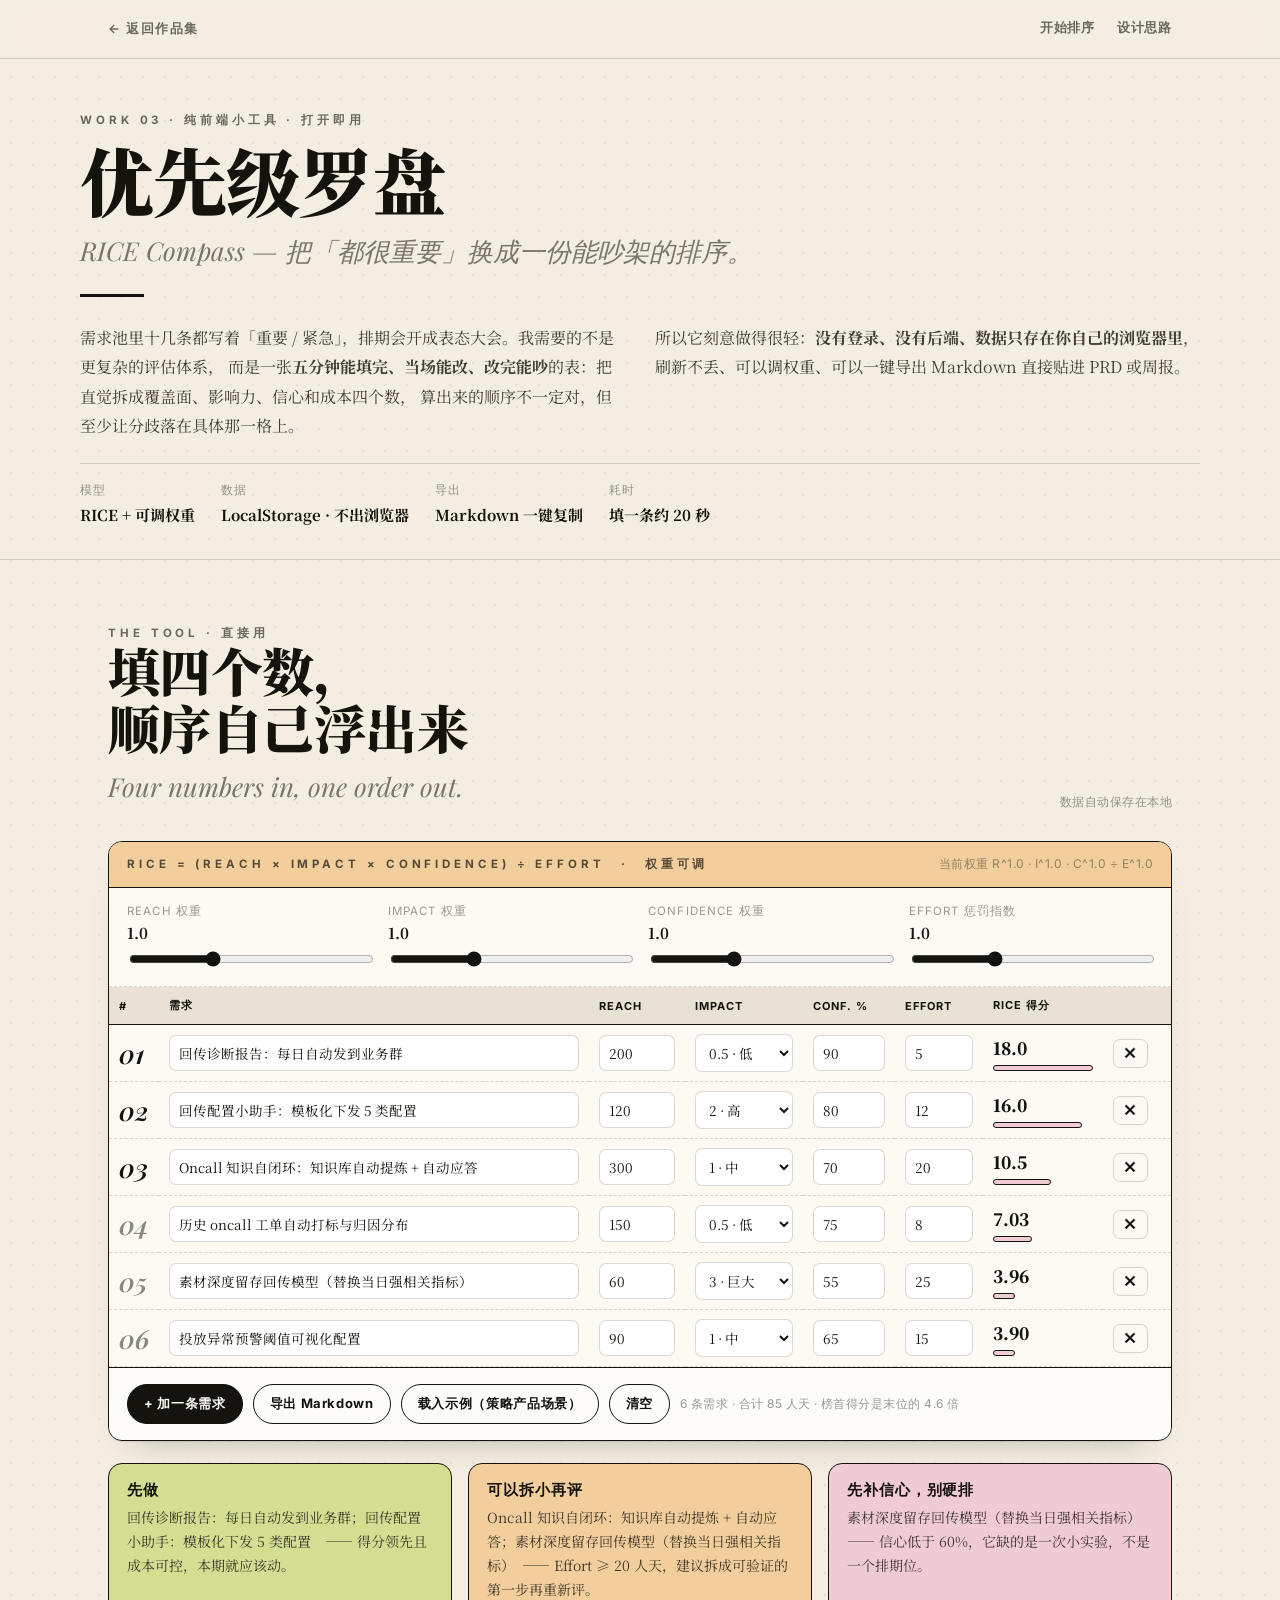
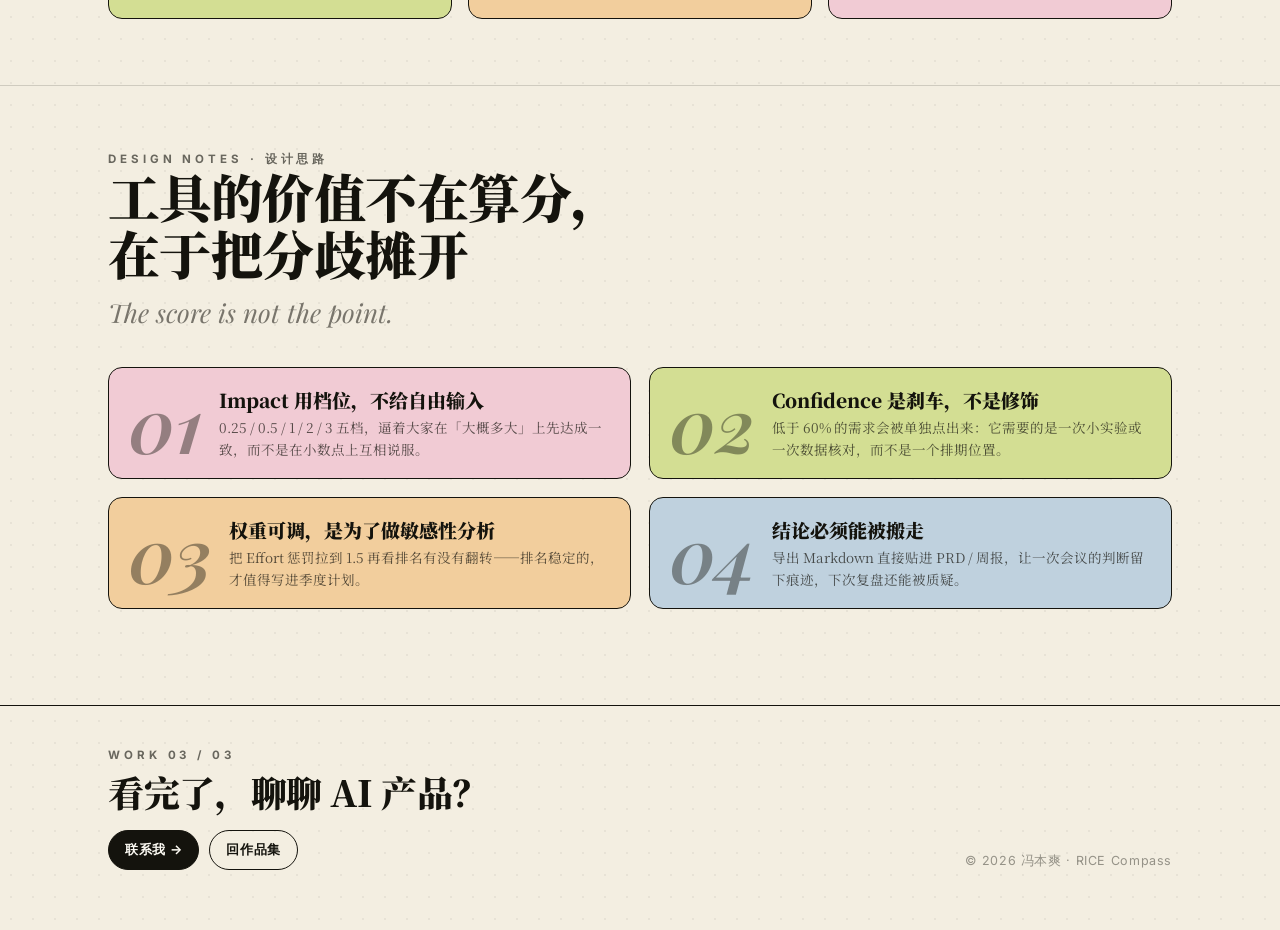
<file: works/rice/index.html>
<!DOCTYPE html>
<html lang="zh-CN">
<head>
<meta charset="UTF-8" />
<meta name="viewport" content="width=device-width, initial-scale=1" />
<title>优先级罗盘 RICE Compass · 冯本爽作品集</title>
<meta name="description" content="优先级罗盘：给策略产品经理用的 RICE 排序工具，支持自定义权重、本地保存、一键导出 Markdown，五分钟把「都很重要」变成一份能吵架的排序。" />
<link rel="stylesheet" href="../../assets/style.css" />
<style>
  .tool { border: 1.5px solid var(--ink); border-radius: var(--radius); background: var(--paper-2); box-shadow: var(--shadow); overflow: hidden; }
  .tool-head { padding: 14px 18px; background: var(--apricot); border-bottom: 1.5px solid var(--ink); display: flex; justify-content: space-between; align-items: center; gap: 14px; flex-wrap: wrap; }
  .tool-head .eyebrow { color: rgba(20,19,13,.7); }
  .knobs { display: grid; grid-template-columns: repeat(4, 1fr); gap: 16px; padding: 16px 18px; border-bottom: 1px dashed var(--line); }
  .knob { font-family: "Inter", sans-serif; font-size: 11.5px; letter-spacing: .1em; text-transform: uppercase; color: var(--ink-40); }
  .knob b { display: block; font-family: "Noto Serif SC", serif; font-size: 15px; color: var(--ink); letter-spacing: 0; text-transform: none; margin: 3px 0 6px; }
  .knob input[type=range] { width: 100%; accent-color: #14130D; }
  .tbl-wrap { overflow-x: auto; }
  table.rice { width: 100%; border-collapse: collapse; font-size: 14px; min-width: 880px; }
  table.rice th { background: #E7E2D4; font-family: "Inter", sans-serif; font-size: 11px; letter-spacing: .1em; text-transform: uppercase; padding: 11px 10px; text-align: left; border-bottom: 1.5px solid var(--ink); white-space: nowrap; }
  table.rice td { padding: 9px 10px; border-bottom: 1px dashed var(--line); vertical-align: middle; }
  table.rice tr:hover td { background: rgba(242,206,157,.16); }
  table.rice input[type=text], table.rice input[type=number], table.rice select {
    font-family: inherit; font-size: 13.5px; border: 1px solid var(--line); border-radius: 7px;
    padding: 7px 9px; background: #fff; width: 100%; color: var(--ink);
  }
  table.rice input:focus, table.rice select:focus { outline: 2px solid rgba(20,19,13,.35); border-color: var(--ink); }
  .rank { font-family: "Playfair Display", serif; font-style: italic; font-weight: 600; font-size: 26px; color: rgba(20,19,13,.5); width: 46px; }
  .rank.top { color: var(--ink); }
  .score { font-weight: 900; font-size: 17px; white-space: nowrap; }
  .score-bar { height: 6px; border: 1px solid var(--ink); border-radius: 4px; background: var(--pink); margin-top: 5px; }
  .del { border: 1px solid var(--line); background: transparent; border-radius: 7px; cursor: pointer; font-size: 15px; line-height: 1; padding: 6px 9px; }
  .del:hover { background: var(--pink); border-color: var(--ink); }
  .tool-foot { display: flex; gap: 10px; padding: 16px 18px; flex-wrap: wrap; align-items: center; border-top: 1.5px solid var(--ink); background: rgba(255,255,255,.5); }
  .hint { font-family: "Inter", sans-serif; font-size: 12px; color: var(--ink-40); letter-spacing: .04em; }
  .verdict { display: grid; grid-template-columns: repeat(3, 1fr); gap: 16px; margin-top: 22px; }
  .verdict > div { border: 1.5px solid var(--ink); border-radius: var(--radius); padding: 16px 18px; }
  .verdict h4 { margin: 0 0 6px; font-size: 15px; font-family: "Inter", sans-serif; letter-spacing: .06em; text-transform: uppercase; }
  .verdict p { margin: 0; font-size: 14px; line-height: 1.7; }
  .out { font-family: "JetBrains Mono", monospace; font-size: 12px; line-height: 1.7; white-space: pre; overflow: auto; max-height: 260px; border: 1.5px solid var(--ink); border-radius: var(--radius); background: var(--paper-2); padding: 14px 16px; }
  .two { display: grid; grid-template-columns: 1fr 1fr; gap: 30px; }
  @media (max-width: 900px) { .knobs { grid-template-columns: 1fr 1fr; } .verdict, .two { grid-template-columns: 1fr; } }
</style>
</head>
<body>

<nav class="nav"><div class="wrap nav-in">
  <a class="back" href="../../">← 返回作品集</a>
  <div class="nav-links"><a href="#tool">开始排序</a><a href="#why">设计思路</a></div>
</div></nav>

<header class="page-hero wrap">
  <div class="eyebrow">Work 03 · 纯前端小工具 · 打开即用</div>
  <h1 class="display" style="font-size:clamp(34px,6vw,74px);">优先级罗盘</h1>
  <p class="en-sub">RICE Compass — 把「都很重要」换成一份能吵架的排序。</p>
  <hr class="rule-thick" />
  <div class="two" style="margin-top:26px;">
    <p style="margin:0;">
      需求池里十几条都写着「重要 / 紧急」，排期会开成表态大会。我需要的不是更复杂的评估体系，
      而是一张<b>五分钟能填完、当场能改、改完能吵</b>的表：把直觉拆成覆盖面、影响力、信心和成本四个数，
      算出来的顺序不一定对，但至少让分歧落在具体那一格上。
    </p>
    <p style="margin:0;">
      所以它刻意做得很轻：<b>没有登录、没有后端、数据只存在你自己的浏览器里</b>，
      刷新不丢、可以调权重、可以一键导出 Markdown 直接贴进 PRD 或周报。
    </p>
  </div>
  <div class="meta-row">
    <div>模型<b>RICE + 可调权重</b></div>
    <div>数据<b>LocalStorage · 不出浏览器</b></div>
    <div>导出<b>Markdown 一键复制</b></div>
    <div>耗时<b>填一条约 20 秒</b></div>
  </div>
</header>

<hr class="rule" />

<section id="tool">
  <div class="wrap">
    <div class="sec-head">
      <div>
        <div class="eyebrow">The Tool · 直接用</div>
        <h2 class="display">填四个数，<br />顺序自己浮出来</h2>
        <p class="en-sub">Four numbers in, one order out.</p>
      </div>
      <div class="hint" id="saveHint">数据自动保存在本地</div>
    </div>

    <div class="tool">
      <div class="tool-head">
        <div class="eyebrow">RICE = (Reach × Impact × Confidence) ÷ Effort　·　权重可调</div>
        <div class="hint" id="wSummary"></div>
      </div>

      <div class="knobs">
        <label class="knob">Reach 权重<b id="wRv">1.0</b><input type="range" id="wR" min="0.5" max="2" step="0.1" value="1" /></label>
        <label class="knob">Impact 权重<b id="wIv">1.0</b><input type="range" id="wI" min="0.5" max="2" step="0.1" value="1" /></label>
        <label class="knob">Confidence 权重<b id="wCv">1.0</b><input type="range" id="wC" min="0.5" max="2" step="0.1" value="1" /></label>
        <label class="knob">Effort 惩罚指数<b id="wEv">1.0</b><input type="range" id="wE" min="0.5" max="2" step="0.1" value="1" /></label>
      </div>

      <div class="tbl-wrap">
        <table class="rice">
          <thead>
            <tr>
              <th>#</th><th style="min-width:220px;">需求</th>
              <th title="影响到的对象数量，如周活用户数、日均单量">Reach</th>
              <th title="单个对象受影响的程度">Impact</th>
              <th title="你对上面两个数的信心">Conf. %</th>
              <th title="人天">Effort</th>
              <th>RICE 得分</th><th></th>
            </tr>
          </thead>
          <tbody id="rows"></tbody>
        </table>
      </div>

      <div class="tool-foot">
        <button class="btn" id="add">+ 加一条需求</button>
        <button class="btn ghost" id="exp">导出 Markdown</button>
        <button class="btn ghost" id="demo">载入示例（策略产品场景）</button>
        <button class="btn ghost" id="clr">清空</button>
        <span class="hint" id="stat"></span>
      </div>
    </div>

    <div class="verdict">
      <div style="background:var(--olive);">
        <h4>先做</h4>
        <p id="vTop">—</p>
      </div>
      <div style="background:var(--apricot);">
        <h4>可以拆小再评</h4>
        <p id="vBig">—</p>
      </div>
      <div style="background:var(--pink);">
        <h4>先补信心，别硬排</h4>
        <p id="vLow">—</p>
      </div>
    </div>

    <div style="margin-top:26px;display:none;" id="expBox">
      <div class="eyebrow" style="margin-bottom:10px;">Markdown 输出（已尝试复制到剪贴板）</div>
      <div class="out" id="expOut"></div>
    </div>
  </div>
</section>

<hr class="rule" />

<section id="why">
  <div class="wrap">
    <div class="sec-head">
      <div>
        <div class="eyebrow">Design Notes · 设计思路</div>
        <h2 class="display">工具的价值不在算分，<br />在于把分歧摊开</h2>
        <p class="en-sub">The score is not the point.</p>
      </div>
    </div>

    <div class="steps">
      <div class="step pink"><div class="num">01</div><div><h4>Impact 用档位，不给自由输入</h4><p>0.25 / 0.5 / 1 / 2 / 3 五档，逼着大家在「大概多大」上先达成一致，而不是在小数点上互相说服。</p></div></div>
      <div class="step olive"><div class="num">02</div><div><h4>Confidence 是刹车，不是修饰</h4><p>低于 60% 的需求会被单独点出来：它需要的是一次小实验或一次数据核对，而不是一个排期位置。</p></div></div>
      <div class="step apricot"><div class="num">03</div><div><h4>权重可调，是为了做敏感性分析</h4><p>把 Effort 惩罚拉到 1.5 再看排名有没有翻转——排名稳定的，才值得写进季度计划。</p></div></div>
      <div class="step sky"><div class="num">04</div><div><h4>结论必须能被搬走</h4><p>导出 Markdown 直接贴进 PRD / 周报，让一次会议的判断留下痕迹，下次复盘还能被质疑。</p></div></div>
    </div>
  </div>
</section>

<footer>
  <div class="wrap foot-grid">
    <div>
      <div class="eyebrow">Work 03 / 03</div>
      <h2 class="display" style="font-size:clamp(24px,3.2vw,36px);margin-top:10px;">看完了，聊聊 AI 产品？</h2>
      <div class="actions" style="margin-top:18px;">
        <a class="btn" href="../../#contact">联系我 →</a>
        <a class="btn ghost" href="../../">回作品集</a>
      </div>
    </div>
    <div class="foot-note">© 2026 冯本爽 · RICE Compass</div>
  </div>
</footer>

<script>
const KEY = "rice-compass-v1";
const DEMO = [
  { n: "回传配置小助手：模板化下发 5 类配置", r: 120, i: 2, c: 80, e: 12 },
  { n: "Oncall 知识自闭环：知识库自动提炼 + 自动应答", r: 300, i: 1, c: 70, e: 20 },
  { n: "素材深度留存回传模型（替换当日强相关指标）", r: 60, i: 3, c: 55, e: 25 },
  { n: "回传诊断报告：每日自动发到业务群", r: 200, i: .5, c: 90, e: 5 },
  { n: "投放异常预警阈值可视化配置", r: 90, i: 1, c: 65, e: 15 },
  { n: "历史 oncall 工单自动打标与归因分布", r: 150, i: .5, c: 75, e: 8 }
];
const IMPACTS = [[3, "3 · 巨大"], [2, "2 · 高"], [1, "1 · 中"], [.5, "0.5 · 低"], [.25, "0.25 · 极小"]];
let rows = [];
const el = id => document.getElementById(id);
const W = () => ({ r: +el("wR").value, i: +el("wI").value, c: +el("wC").value, e: +el("wE").value });

function score(x) {
  const w = W();
  const eff = Math.max(0.1, +x.e || 0.1);
  return (Math.pow(Math.max(0, +x.r || 0), w.r) * Math.pow(Math.max(0, +x.i || 0), w.i) *
    Math.pow(Math.max(0, (+x.c || 0) / 100), w.c)) / Math.pow(eff, w.e);
}
const fmt = v => v >= 1000 ? Math.round(v).toLocaleString("en-US") : v >= 10 ? v.toFixed(1) : v.toFixed(2);

function save() {
  localStorage.setItem(KEY, JSON.stringify({ rows, w: W() }));
  el("saveHint").textContent = "已保存 · " + new Date().toLocaleTimeString("zh-CN", { hour12: false });
}
function load() {
  try {
    const s = JSON.parse(localStorage.getItem(KEY));
    if (s && Array.isArray(s.rows) && s.rows.length) {
      rows = s.rows;
      if (s.w) { el("wR").value = s.w.r; el("wI").value = s.w.i; el("wC").value = s.w.c; el("wE").value = s.w.e; }
      return true;
    }
  } catch (e) {}
  return false;
}

function render() {
  ["R", "I", "C", "E"].forEach(k => el("w" + k + "v").textContent = (+el("w" + k).value).toFixed(1));
  const w = W();
  el("wSummary").textContent = "当前权重 R^" + w.r.toFixed(1) + " · I^" + w.i.toFixed(1) + " · C^" + w.c.toFixed(1) + " ÷ E^" + w.e.toFixed(1);

  const scored = rows.map((x, idx) => ({ x, idx, s: score(x) })).sort((a, b) => b.s - a.s);
  const max = scored.length ? scored[0].s : 1;

  el("rows").innerHTML = scored.map((it, i) =>
    '<tr data-idx="' + it.idx + '">' +
    '<td class="rank ' + (i < 3 ? "top" : "") + '">' + String(i + 1).padStart(2, "0") + "</td>" +
    '<td><input type="text" data-f="n" value="' + String(it.x.n).replace(/"/g, "&quot;") + '" placeholder="需求名称 / 一句话价值" /></td>' +
    '<td style="width:96px;"><input type="number" data-f="r" min="0" step="1" value="' + it.x.r + '" /></td>' +
    '<td style="width:118px;"><select data-f="i">' + IMPACTS.map(([v, l]) =>
      '<option value="' + v + '"' + (+it.x.i === v ? " selected" : "") + ">" + l + "</option>").join("") + "</select></td>" +
    '<td style="width:92px;"><input type="number" data-f="c" min="0" max="100" step="5" value="' + it.x.c + '" /></td>' +
    '<td style="width:88px;"><input type="number" data-f="e" min="0.5" step="0.5" value="' + it.x.e + '" /></td>' +
    '<td style="width:120px;"><div class="score">' + fmt(it.s) + '</div><div class="score-bar" style="width:' + Math.max(4, (it.s / max) * 100) + '%"></div></td>' +
    '<td><button class="del" title="删除">✕</button></td></tr>').join("");

  el("rows").querySelectorAll("input, select").forEach(inp => {
    inp.addEventListener("change", e => {
      const tr = e.target.closest("tr");
      const f = e.target.dataset.f;
      rows[+tr.dataset.idx][f] = f === "n" ? e.target.value : +e.target.value;
      save(); render();
    });
  });
  el("rows").querySelectorAll(".del").forEach(b => b.addEventListener("click", e => {
    rows.splice(+e.target.closest("tr").dataset.idx, 1); save(); render();
  }));

  const totalE = rows.reduce((n, x) => n + (+x.e || 0), 0);
  el("stat").textContent = rows.length + " 条需求 · 合计 " + totalE + " 人天" + (rows.length ? " · 榜首得分是末位的 " + (scored[0].s / Math.max(scored[scored.length - 1].s, .0001)).toFixed(1) + " 倍" : "");

  el("vTop").textContent = scored.length ? scored.slice(0, 2).map(s => s.x.n).join("；") + "　—— 得分领先且成本可控，本期就应该动。" : "先加两条需求试试。";
  const big = scored.filter(s => +s.x.e >= 20);
  el("vBig").textContent = big.length ? big.map(s => s.x.n).join("；") + "　—— Effort ≥ 20 人天，建议拆成可验证的第一步再重新评。" : "暂无超过 20 人天的巨型需求，节奏健康。";
  const low = scored.filter(s => +s.x.c < 60);
  el("vLow").textContent = low.length ? low.map(s => s.x.n).join("；") + "　—— 信心低于 60%，它缺的是一次小实验，不是一个排期位。" : "所有需求信心都在 60% 以上，可以直接按顺序排期。";
}

el("add").addEventListener("click", () => { rows.push({ n: "", r: 100, i: 1, c: 70, e: 5 }); save(); render(); });
el("demo").addEventListener("click", () => { rows = DEMO.map(x => Object.assign({}, x)); save(); render(); });
el("clr").addEventListener("click", () => { if (confirm("清空当前所有需求？")) { rows = []; save(); render(); } });
["wR", "wI", "wC", "wE"].forEach(id => el(id).addEventListener("input", () => { save(); render(); }));

el("exp").addEventListener("click", () => {
  const w = W();
  const scored = rows.map(x => ({ x, s: score(x) })).sort((a, b) => b.s - a.s);
  const md = ["# 需求优先级排序（RICE）", "",
    "> 权重 R^" + w.r.toFixed(1) + " · I^" + w.i.toFixed(1) + " · C^" + w.c.toFixed(1) + " ÷ E^" + w.e.toFixed(1) +
    "　生成于 " + new Date().toLocaleString("zh-CN", { hour12: false }), "",
    "| 排名 | 需求 | Reach | Impact | Confidence | Effort(人天) | RICE |",
    "| --- | --- | --- | --- | --- | --- | --- |"]
    .concat(scored.map((it, i) => "| " + (i + 1) + " | " + (it.x.n || "（未命名）") + " | " + it.x.r + " | " + it.x.i + " | " + it.x.c + "% | " + it.x.e + " | " + fmt(it.s) + " |"))
    .concat(["", "**结论**：先做 " + (scored[0] ? scored[0].x.n : "—") + "；信心 <60% 的需求先做验证再排期。"]).join("\n");
  el("expBox").style.display = "block";
  el("expOut").textContent = md;
  if (navigator.clipboard) navigator.clipboard.writeText(md).catch(() => {});
  el("expBox").scrollIntoView({ behavior: "smooth", block: "center" });
});

if (!load()) rows = DEMO.map(x => Object.assign({}, x));
render();
</script>
</body>
</html>
</file>
<file: assets/style.css>
/* 冯本爽 作品集 · 杂志编辑风 shared style */
@import url('https://fonts.googleapis.com/css2?family=Noto+Serif+SC:wght@400;500;700;900&family=Playfair+Display:ital,wght@0,600;1,500;1,600&family=Inter:wght@400;500;600;700&family=JetBrains+Mono:wght@500&display=swap');

:root {
  --paper: #F3EEE1;
  --paper-2: #FCFAF3;
  --ink: #14130D;
  --ink-60: rgba(20, 19, 13, .62);
  --ink-40: rgba(20, 19, 13, .42);
  --line: rgba(20, 19, 13, .16);
  --pink: #F1CBD4;
  --olive: #D3DE93;
  --apricot: #F2CE9D;
  --sky: #BFD1DE;
  --lilac: #D8CFE7;
  --radius: 14px;
  --shadow: 0 1px 0 rgba(20,19,13,.08), 0 18px 34px -26px rgba(20,19,13,.4);
}

* { box-sizing: border-box; }

html { scroll-behavior: smooth; }

body {
  margin: 0;
  background: var(--paper);
  color: var(--ink);
  font-family: "Noto Serif SC", "Songti SC", serif;
  -webkit-font-smoothing: antialiased;
  background-image:
    radial-gradient(rgba(20,19,13,.055) 1px, transparent 1.1px);
  background-size: 22px 22px;
}

.wrap { max-width: 1120px; margin: 0 auto; padding: 0 28px; }
.wrap-narrow { max-width: 900px; margin: 0 auto; padding: 0 28px; }

/* ---------- typography ---------- */
.eyebrow {
  font-family: "Inter", -apple-system, sans-serif;
  font-weight: 700;
  font-size: 11.5px;
  letter-spacing: .34em;
  text-transform: uppercase;
  color: var(--ink-60);
}
.kicker {
  font-family: "Inter", sans-serif;
  font-weight: 600;
  font-size: 13px;
  letter-spacing: .16em;
  color: var(--ink-60);
}
h1.display {
  font-weight: 900;
  font-size: clamp(40px, 7.4vw, 92px);
  line-height: 1.02;
  letter-spacing: -.015em;
  margin: 14px 0 10px;
}
h2.display {
  font-weight: 900;
  font-size: clamp(28px, 4.4vw, 52px);
  line-height: 1.1;
  letter-spacing: -.01em;
  margin: 0 0 8px;
}
.en-sub {
  font-family: "Playfair Display", serif;
  font-style: italic;
  font-size: clamp(16px, 2.2vw, 26px);
  color: rgba(20,19,13,.55);
  margin: 0;
}
p { line-height: 1.85; color: rgba(20,19,13,.8); }
a { color: inherit; }

/* ---------- layout bits ---------- */
.rule { height: 1px; background: var(--line); margin: 0; border: 0; }
.rule-thick { height: 3px; background: var(--ink); width: 64px; border: 0; margin: 18px 0 0; }
section { padding: 66px 0; }
.sec-head { display: flex; align-items: flex-end; justify-content: space-between; gap: 24px; margin-bottom: 30px; flex-wrap: wrap; }

/* ---------- top nav ---------- */
.nav {
  position: sticky; top: 0; z-index: 40;
  backdrop-filter: blur(10px);
  background: rgba(243,238,225,.86);
  border-bottom: 1px solid var(--line);
}
.nav-in { display: flex; align-items: center; justify-content: space-between; height: 58px; }
.nav-name { font-weight: 900; letter-spacing: .02em; font-size: 17px; }
.nav-links { display: flex; gap: 22px; font-family: "Inter", sans-serif; font-size: 13px; font-weight: 600; letter-spacing: .06em; }
.nav-links a { text-decoration: none; color: var(--ink-60); padding-bottom: 2px; border-bottom: 1.5px solid transparent; }
.nav-links a:hover { color: var(--ink); border-color: var(--ink); }

/* ---------- chips / tags ---------- */
.chips { display: flex; flex-wrap: wrap; gap: 8px; }
.chip {
  font-family: "Inter", sans-serif; font-size: 12px; font-weight: 600; letter-spacing: .04em;
  border: 1px solid var(--ink); border-radius: 999px; padding: 5px 12px; background: transparent;
}
.tag {
  font-family: "Inter", sans-serif; font-size: 11.5px; font-weight: 600; letter-spacing: .08em;
  text-transform: uppercase; color: var(--ink-60);
  border: 1px solid var(--line); border-radius: 6px; padding: 4px 9px; background: rgba(255,255,255,.5);
}

/* ---------- cards ---------- */
.card {
  background: var(--paper-2);
  border: 1.5px solid var(--ink);
  border-radius: var(--radius);
  box-shadow: var(--shadow);
}
.num {
  font-family: "Playfair Display", serif; font-style: italic; font-weight: 600;
  font-size: clamp(46px, 6vw, 76px); line-height: .85; color: rgba(20,19,13,.42);
}

/* work cards */
.works { display: grid; grid-template-columns: repeat(2, 1fr); gap: 22px; }
.work {
  border: 1.5px solid var(--ink); border-radius: var(--radius); overflow: hidden;
  box-shadow: var(--shadow); background: var(--paper-2);
  display: flex; flex-direction: column;
  transition: transform .28s cubic-bezier(.2,.7,.3,1), box-shadow .28s;
}
.work:hover { transform: translateY(-5px); box-shadow: 0 1px 0 rgba(20,19,13,.1), 0 30px 46px -28px rgba(20,19,13,.5); }
.work-head { padding: 20px 22px 16px; display: flex; gap: 16px; align-items: flex-start; }
.work-head.pink { background: var(--pink); }
.work-head.olive { background: var(--olive); }
.work-head.apricot { background: var(--apricot); }
.work-head.sky { background: var(--sky); }
.work-head.lilac { background: var(--lilac); }
.work-title { font-weight: 900; font-size: clamp(21px, 2.5vw, 27px); line-height: 1.25; margin: 0 0 4px; }
.work-en { font-family: "Playfair Display", serif; font-style: italic; font-size: 15px; color: rgba(20,19,13,.6); }
.work-body { padding: 18px 22px 22px; display: flex; flex-direction: column; gap: 14px; flex: 1; }
.work-shot {
  border-top: 1.5px solid var(--ink); border-bottom: 1.5px solid var(--ink);
  background: #fff; display: block; width: 100%; aspect-ratio: 16 / 10; object-fit: cover; object-position: top center;
}
/* 拼接长图（2560×1143）在 16/10 卡片里用 cover 会切掉左右两侧内容，改为完整展示 */
.work-shot[src$="shots/lunch.png"] { object-fit: contain; object-position: center; background: #F3EFE4; }
.pain { font-size: 15px; margin: 0; color: rgba(20,19,13,.78); }
.pain b { background: linear-gradient(transparent 62%, rgba(242,206,157,.85) 62%); }
.metrics { display: flex; gap: 18px; flex-wrap: wrap; font-family: "Inter", sans-serif; font-size: 12.5px; color: var(--ink-60); }
.metrics b { font-family: "Noto Serif SC", serif; font-size: 17px; color: var(--ink); display: block; }
.actions { display: flex; gap: 10px; flex-wrap: wrap; margin-top: auto; }
.btn {
  font-family: "Inter", sans-serif; font-size: 13px; font-weight: 700; letter-spacing: .05em;
  text-decoration: none; padding: 10px 16px; border-radius: 999px; border: 1.5px solid var(--ink);
  background: var(--ink); color: var(--paper-2); display: inline-flex; align-items: center; gap: 7px;
  transition: transform .2s, background .2s, color .2s;
}
.btn:hover { transform: translateY(-2px); }
.btn.ghost { background: transparent; color: var(--ink); }
.btn.ghost:hover { background: var(--ink); color: var(--paper-2); }

/* ---------- footer ---------- */
footer { border-top: 1.5px solid var(--ink); padding: 42px 0 60px; margin-top: 30px; }
.foot-grid { display: flex; justify-content: space-between; gap: 30px; flex-wrap: wrap; align-items: flex-end; }
.foot-note { font-family: "Inter", sans-serif; font-size: 12.5px; color: var(--ink-40); letter-spacing: .05em; }

/* ---------- sub page header ---------- */
.page-hero { padding: 54px 0 34px; }
.back {
  font-family: "Inter", sans-serif; font-size: 12.5px; font-weight: 700; letter-spacing: .12em;
  text-decoration: none; color: var(--ink-60);
}
.back:hover { color: var(--ink); }
.meta-row { display: flex; gap: 26px; flex-wrap: wrap; margin-top: 22px; padding-top: 18px; border-top: 1px solid var(--line); }
.meta-row div { font-family: "Inter", sans-serif; font-size: 12px; letter-spacing: .1em; text-transform: uppercase; color: var(--ink-40); }
.meta-row div b { display: block; font-family: "Noto Serif SC", serif; font-size: 15px; letter-spacing: 0; text-transform: none; color: var(--ink); margin-top: 5px; }

/* numbered pastel blocks (style ref) */
.steps { display: grid; grid-template-columns: repeat(2, 1fr); gap: 18px; }
.step { border: 1.5px solid var(--ink); border-radius: var(--radius); padding: 18px 20px; display: flex; gap: 16px; align-items: center; }
.step h4 { margin: 0 0 4px; font-size: 19px; font-weight: 900; }
.step p { margin: 0; font-size: 13.5px; line-height: 1.6; color: rgba(20,19,13,.7); }
.step.pink { background: var(--pink); }
.step.olive { background: var(--olive); }
.step.apricot { background: var(--apricot); }
.step.sky { background: var(--sky); }

@media (max-width: 860px) {
  .works, .steps { grid-template-columns: 1fr; }
  .nav-links { gap: 14px; font-size: 12px; }
  section { padding: 46px 0; }
}
</file>
